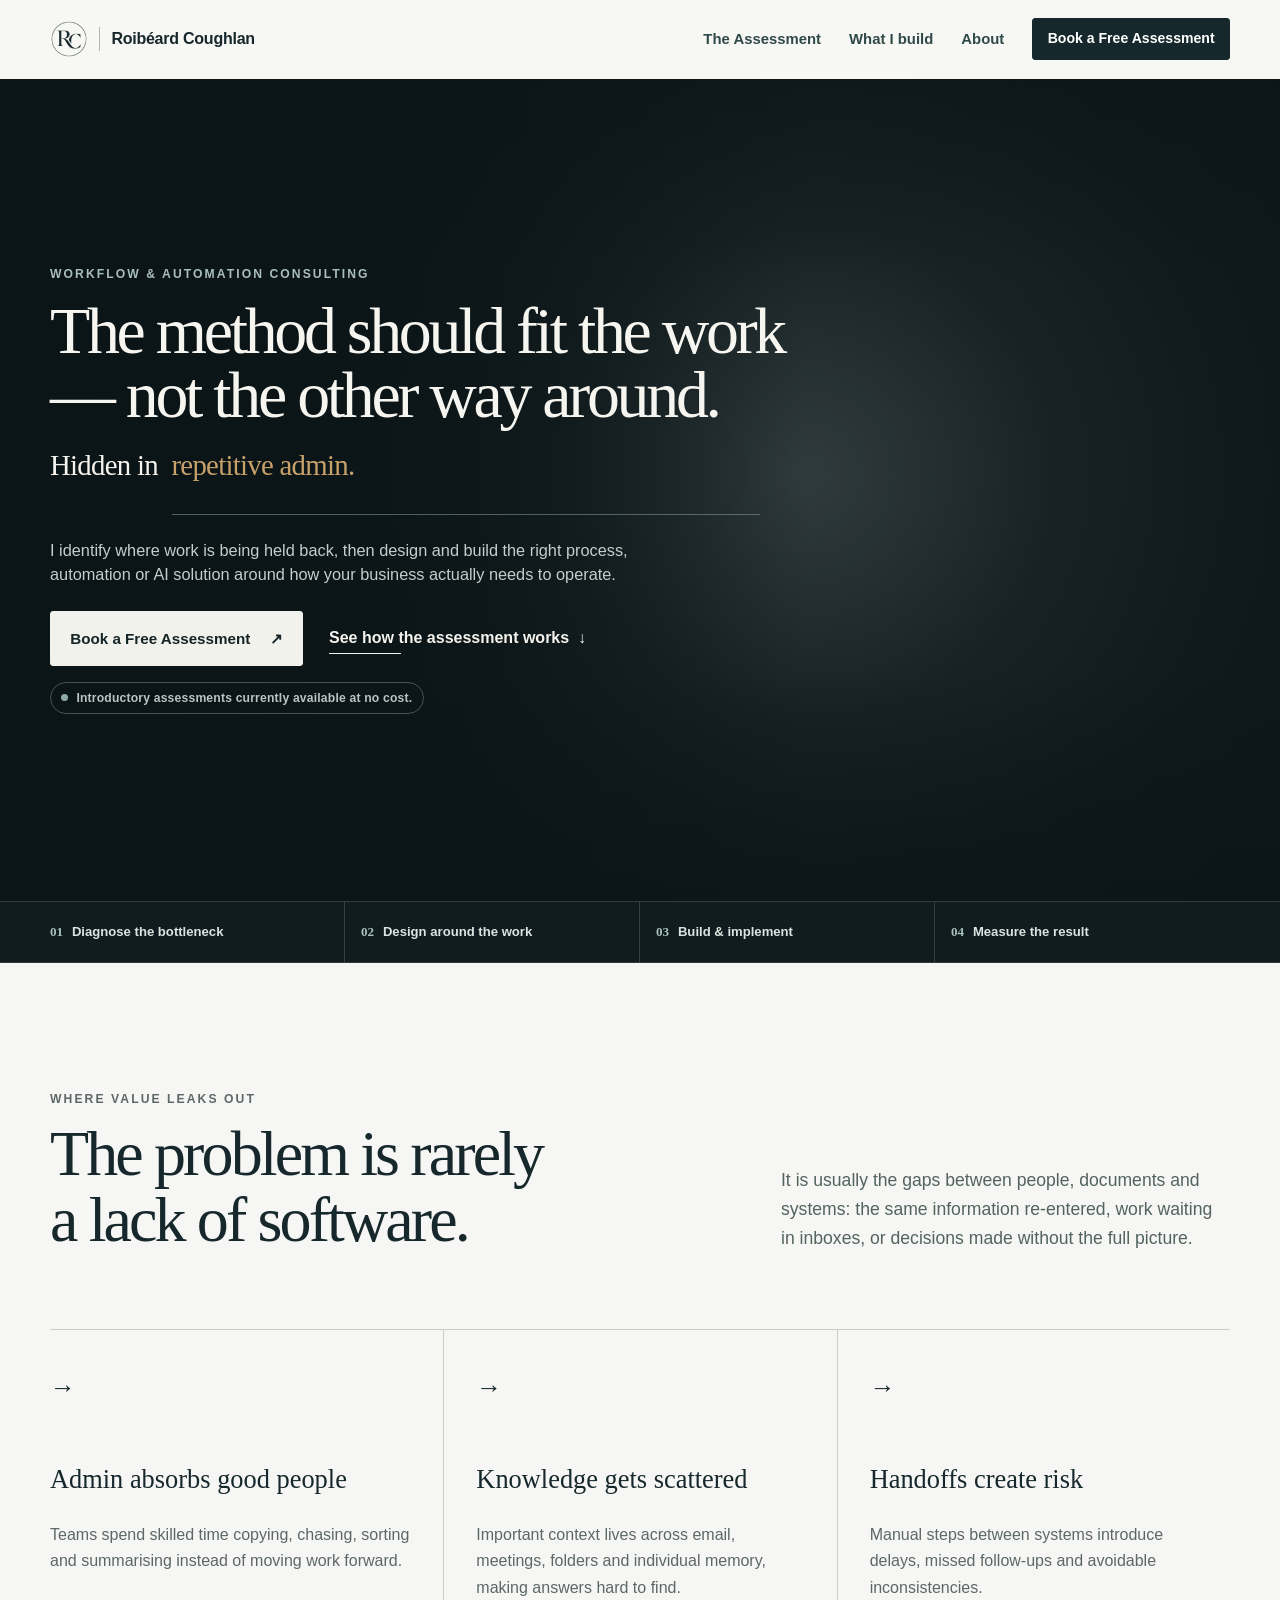
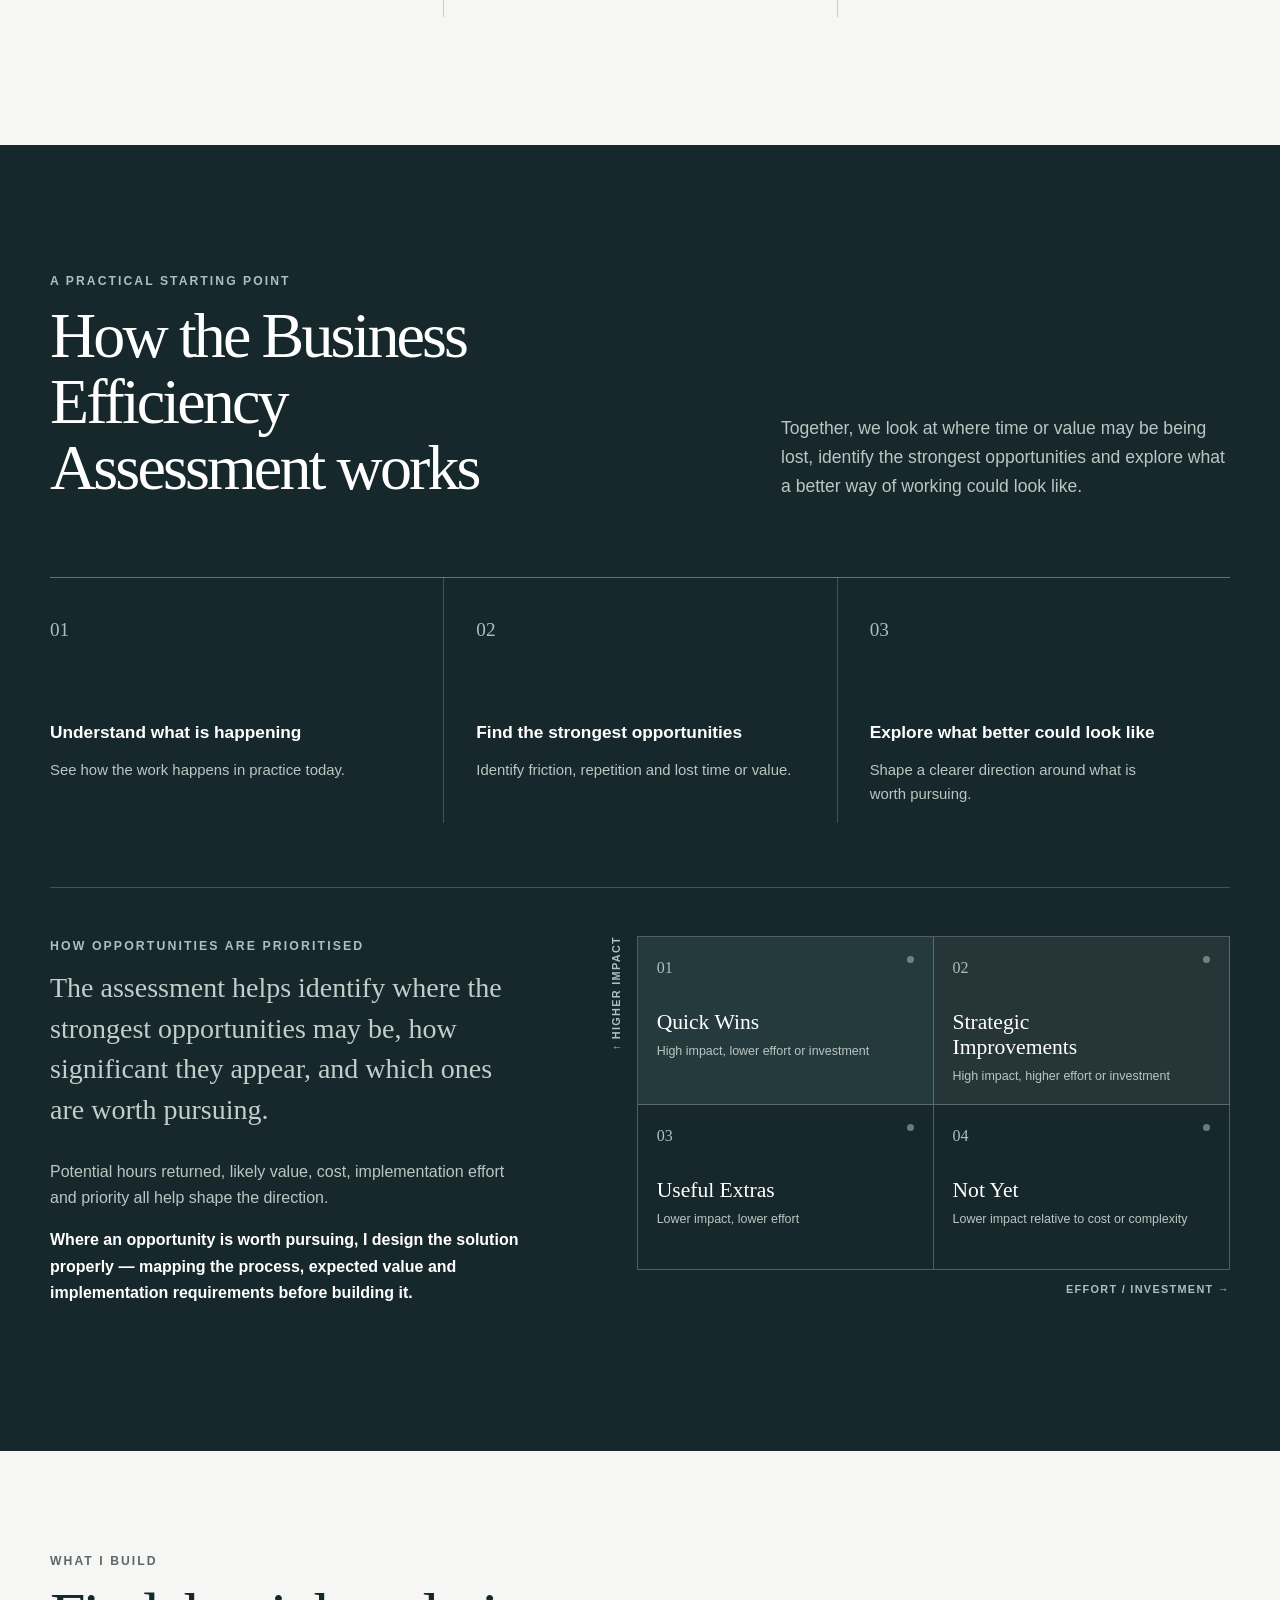
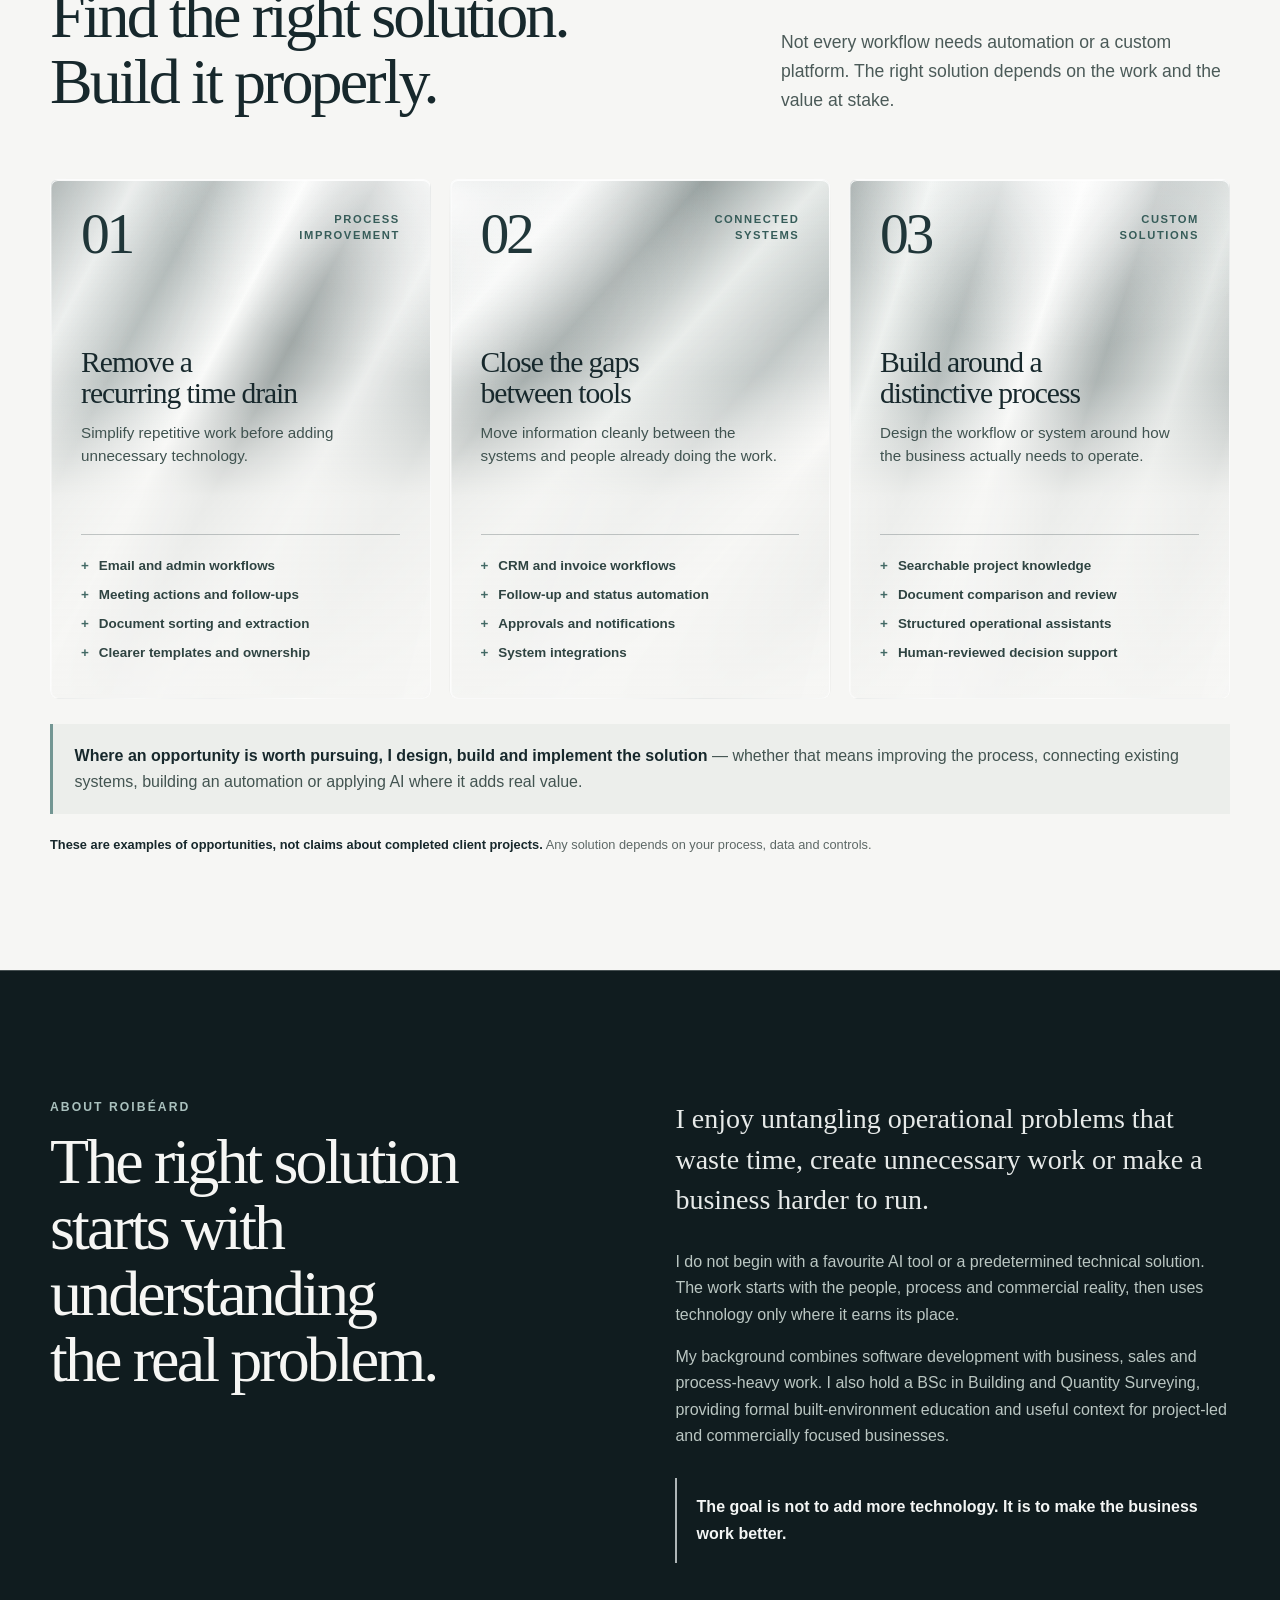
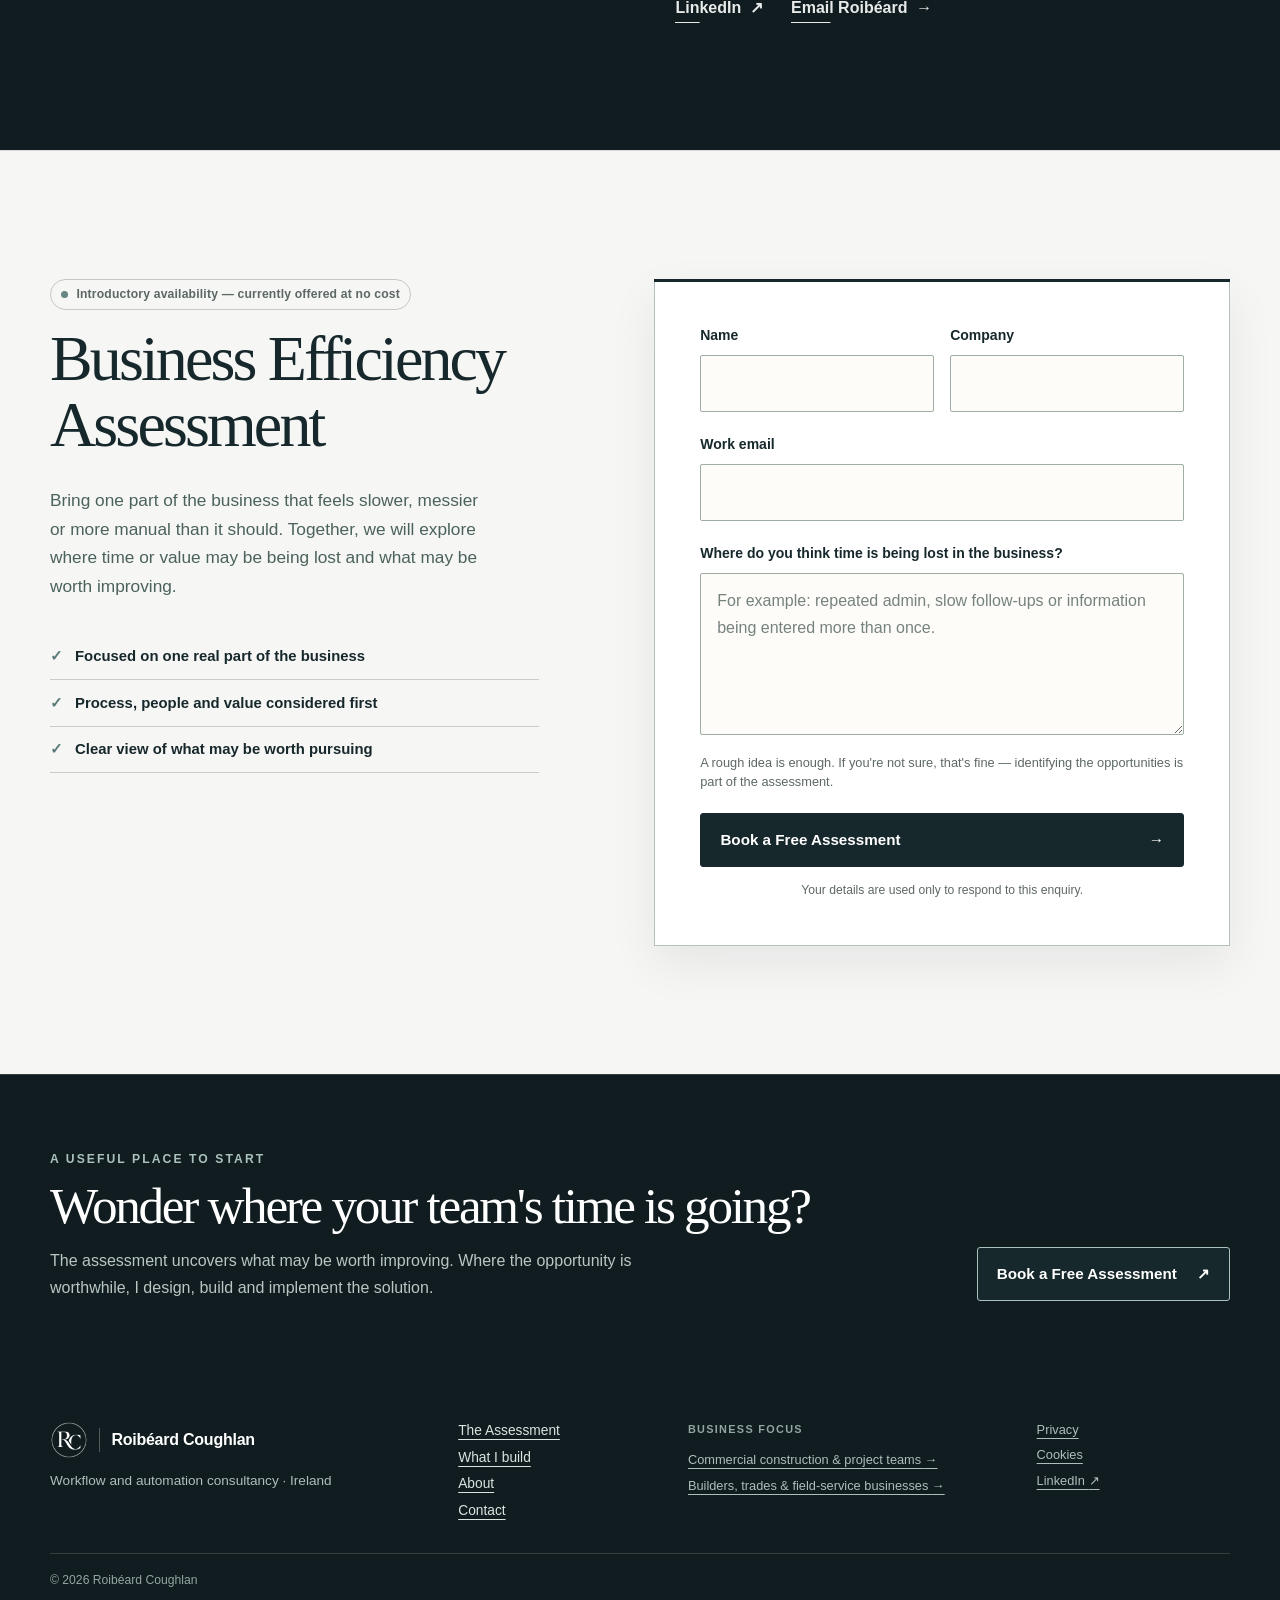
<file: index.html>
<!doctype html>
<html lang="en-IE">
<head>
  <meta charset="utf-8">
  <meta name="viewport" content="width=device-width, initial-scale=1">
  <title>Workflow &amp; Automation Consulting | Roibéard Coughlan</title>
  <meta name="description" content="Practical workflow and automation consulting for businesses in Ireland. Find repetitive work, slow handoffs and inefficient processes, then improve what matters.">
  <link rel="canonical" href="https://roibeardcoughlan.com/">
  <meta property="og:site_name" content="Roibéard Coughlan">
  <meta property="og:title" content="Workflow and automation consulting for better business operations">
  <meta property="og:description" content="Find the friction, improve the process and use technology where it genuinely adds value.">
  <meta property="og:url" content="https://roibeardcoughlan.com/">
  <meta property="og:type" content="website">
  <meta name="twitter:card" content="summary">
  <meta name="theme-color" content="#102a2c">
  <link rel="icon" href="/assets/images/favicon.svg" type="image/svg+xml">
  <link rel="icon" href="/assets/images/rc-monogram.png" type="image/png" sizes="32x32">
  <link rel="apple-touch-icon" href="/assets/images/rc-monogram.png">
  <link rel="stylesheet" href="/assets/css/styles.css">
  <script type="application/ld+json">
  {
    "@context": "https://schema.org",
    "@type": "Person",
    "name": "Roibéard Coughlan",
    "url": "https://roibeardcoughlan.com/",
    "email": "mailto:contact@roibeardcoughlan.com",
    "jobTitle": "Workflow and Automation Consultant",
    "areaServed": "Ireland",
    "sameAs": ["https://www.linkedin.com/in/roib%C3%A9ard-r-coughlan-06a202189/"]
  }
  </script>
</head>
<body class="home-page">
  <a class="skip-link" href="#main">Skip to main content</a>
  <header class="site-header" data-header>
    <div class="shell nav-wrap">
      <a class="brand" href="/" aria-label="Roibéard Coughlan, home"><span class="brand-mark" aria-hidden="true"><img src="/assets/images/rc-monogram.png" alt="" width="38" height="38"></span><span class="brand-name">Roibéard Coughlan</span></a>
      <button class="nav-toggle" type="button" aria-expanded="false" aria-controls="primary-nav" data-nav-toggle><span class="sr-only">Open navigation</span><span></span><span></span></button>
      <nav class="primary-nav" id="primary-nav" aria-label="Primary navigation" data-nav>
        <a href="#approach">The Assessment</a><a href="#opportunities">What I build</a><a href="#about">About</a><a class="button button-small" href="#book">Book a Free Assessment</a>
      </nav>
    </div>
  </header>

  <main id="main">
    <section class="hero home-hero" data-home-hero>
      <div class="hero-media" aria-hidden="true">
        <video class="hero-media-video" data-hero-video autoplay muted loop playsinline preload="auto">
          <source src="https://d8j0ntlcm91z4.cloudfront.net/user_38xzZboKViGWJOttwIXH07lWA1P/hf_20260514_135830_bb6491d1-9b66-4aec-9722-13b4dfe3fb46.mp4" type="video/mp4">
        </video>
        <span class="hero-media-vignette"></span>
      </div>
      <div class="shell hero-grid">
        <div class="hero-copy">
          <p class="eyebrow">Workflow &amp; Automation Consulting</p>
          <h1 class="hero-title"><span style="--word-index: 0">The</span><span style="--word-index: 1">method</span><span style="--word-index: 2">should</span><span style="--word-index: 3">fit</span><span style="--word-index: 4">the</span><span style="--word-index: 5">work</span><span style="--word-index: 6">—</span><span style="--word-index: 7">not</span><span style="--word-index: 8">the</span><span style="--word-index: 9">other</span><span style="--word-index: 10">way</span><span style="--word-index: 11">around.</span></h1>
          <p class="hero-rotation" aria-label="Hidden in repetitive admin, slow follow-ups, disconnected systems, manual handoffs, and work that’s simply become normal.">
            <span class="hero-rotation-label" aria-hidden="true">Hidden in</span>
            <span class="hero-rotation-window" aria-hidden="true"><span data-rotating-phrase data-phrases="repetitive admin.|slow follow-ups.|disconnected systems.|manual handoffs.|work that’s simply become normal.">repetitive admin.</span></span>
          </p>
          <p class="hero-lead">I identify where work is being held back, then design and build the right process, automation or AI solution around how your business actually needs to operate.</p>
          <div class="hero-actions"><a class="button" href="#book">Book a Free Assessment <span aria-hidden="true">↗</span></a><a class="text-link" href="#approach">See how the assessment works <span aria-hidden="true">↓</span></a></div>
          <p class="availability-badge hero-availability"><span aria-hidden="true"></span> Introductory assessments currently available at no cost.</p>
        </div>
      </div>
    </section>

    <section class="trust-strip" aria-label="Service principles"><div class="shell trust-grid"><p><span>01</span>Diagnose the bottleneck</p><p><span>02</span>Design around the work</p><p><span>03</span>Build &amp; implement</p><p><span>04</span>Measure the result</p></div></section>

    <section class="section problems" id="problems">
      <div class="shell split-heading"><div><p class="eyebrow">Where value leaks out</p><h2>The problem is rarely a lack of software.</h2></div><div class="section-intro"><p>It is usually the gaps between people, documents and systems: the same information re-entered, work waiting in inboxes, or decisions made without the full picture.</p></div></div>
      <div class="shell problem-grid">
        <article><span class="line-icon" aria-hidden="true">→</span><h3>Admin absorbs good people</h3><p>Teams spend skilled time copying, chasing, sorting and summarising instead of moving work forward.</p></article>
        <article><span class="line-icon" aria-hidden="true">→</span><h3>Knowledge gets scattered</h3><p>Important context lives across email, meetings, folders and individual memory, making answers hard to find.</p></article>
        <article><span class="line-icon" aria-hidden="true">→</span><h3>Handoffs create risk</h3><p>Manual steps between systems introduce delays, missed follow-ups and avoidable inconsistencies.</p></article>
      </div>
    </section>

    <section class="section dark-section" id="approach">
      <div class="shell">
        <div class="split-heading on-dark"><div><p class="eyebrow">A practical starting point</p><h2>How the Business Efficiency Assessment works</h2></div><div class="section-intro"><p>Together, we look at where time or value may be being lost, identify the strongest opportunities and explore what a better way of working could look like.</p></div></div>
        <ol class="process-grid">
          <li><span>01</span><h3>Understand what is happening</h3><p>See how the work happens in practice today.</p></li>
          <li><span>02</span><h3>Find the strongest opportunities</h3><p>Identify friction, repetition and lost time or value.</p></li>
          <li><span>03</span><h3>Explore what better could look like</h3><p>Shape a clearer direction around what is worth pursuing.</p></li>
        </ol>
        <div class="assessment-outcome">
          <div class="assessment-outcome-copy">
            <p class="card-kicker">How opportunities are prioritised</p>
            <p class="large-copy">The assessment helps identify where the strongest opportunities may be, how significant they appear, and which ones are worth pursuing.</p>
            <p>Potential hours returned, likely value, cost, implementation effort and priority all help shape the direction.</p>
            <p><strong>Where an opportunity is worth pursuing, I design the solution properly — mapping the process, expected value and implementation requirements before building it.</strong></p>
          </div>
          <div class="opportunity-map" role="group" aria-label="Impact and effort opportunity categories">
            <p class="map-axis map-axis-impact">Higher impact</p>
            <div class="map-grid">
              <article class="map-cell map-quick"><span>01</span><h3>Quick Wins</h3><p>High impact, lower effort or investment</p></article>
              <article class="map-cell map-strategic"><span>02</span><h3>Strategic Improvements</h3><p>High impact, higher effort or investment</p></article>
              <article class="map-cell map-useful"><span>03</span><h3>Useful Extras</h3><p>Lower impact, lower effort</p></article>
              <article class="map-cell map-not-yet"><span>04</span><h3>Not Yet</h3><p>Lower impact relative to cost or complexity</p></article>
            </div>
            <p class="map-axis map-axis-effort">Effort / investment</p>
          </div>
        </div>
      </div>
    </section>

    <section class="section what-i-build" id="opportunities">
      <div class="shell split-heading"><div><p class="eyebrow">What I build</p><h2>Find the right solution. Build it properly.</h2></div><div class="section-intro"><p>Not every workflow needs automation or a custom platform. The right solution depends on the work and the value at stake.</p></div></div>
      <div class="shell service-grid">
        <article><p class="service-number"><span class="service-index">01</span><span class="service-category">Process improvement</span></p><h3>Remove a recurring time drain</h3><p class="service-description">Simplify repetitive work before adding unnecessary technology.</p><ul><li>Email and admin workflows</li><li>Meeting actions and follow-ups</li><li>Document sorting and extraction</li><li>Clearer templates and ownership</li></ul></article>
        <article><p class="service-number"><span class="service-index">02</span><span class="service-category">Connected systems</span></p><h3>Close the gaps between tools</h3><p class="service-description">Move information cleanly between the systems and people already doing the work.</p><ul><li>CRM and invoice workflows</li><li>Follow-up and status automation</li><li>Approvals and notifications</li><li>System integrations</li></ul></article>
        <article><p class="service-number"><span class="service-index">03</span><span class="service-category">Custom solutions</span></p><h3>Build around a distinctive process</h3><p class="service-description">Design the workflow or system around how the business actually needs to operate.</p><ul><li>Searchable project knowledge</li><li>Document comparison and review</li><li>Structured operational assistants</li><li>Human-reviewed decision support</li></ul></article>
      </div>
      <p class="delivery-note shell"><strong>Where an opportunity is worth pursuing, I design, build and implement the solution</strong> — whether that means improving the process, connecting existing systems, building an automation or applying AI where it adds real value.</p>
      <p class="examples-note shell"><strong>These are examples of opportunities, not claims about completed client projects.</strong> Any solution depends on your process, data and controls.</p>
    </section>

    <section class="section about-section" id="about">
      <div class="shell about-grid about-text-only">
        <div class="about-heading"><p class="eyebrow">About Roibéard</p><h2>The right solution starts with understanding the real problem.</h2></div>
        <div class="about-copy"><p class="large-copy">I enjoy untangling operational problems that waste time, create unnecessary work or make a business harder to run.</p><p>I do not begin with a favourite AI tool or a predetermined technical solution. The work starts with the people, process and commercial reality, then uses technology only where it earns its place.</p><p>My background combines software development with business, sales and process-heavy work. I also hold a BSc in Building and Quantity Surveying, providing formal built-environment education and useful context for project-led and commercially focused businesses.</p><p class="about-principle">The goal is not to add more technology. It is to make the business work better.</p><div class="about-links"><a class="text-link" href="https://www.linkedin.com/in/roib%C3%A9ard-r-coughlan-06a202189/" target="_blank" rel="noopener noreferrer">LinkedIn <span aria-hidden="true">↗</span></a><a class="text-link" href="mailto:contact@roibeardcoughlan.com">Email Roibéard <span aria-hidden="true">→</span></a></div></div>
      </div>
    </section>

    <section class="section booking-section" id="book">
      <div class="shell booking-grid">
        <div class="booking-copy"><p class="availability-badge"><span aria-hidden="true"></span> Introductory availability — currently offered at no cost</p><h2>Business Efficiency Assessment</h2><p>Bring one part of the business that feels slower, messier or more manual than it should. Together, we will explore where time or value may be being lost and what may be worth improving.</p><ul class="check-list"><li>Focused on one real part of the business</li><li>Process, people and value considered first</li><li>Clear view of what may be worth pursuing</li></ul></div>
        <form class="audit-form" action="https://formsubmit.co/contact@roibeardcoughlan.com" method="POST">
          <input type="hidden" name="_subject" value="New Business Efficiency Assessment request"><input type="hidden" name="_captcha" value="false">
          <div class="field-row"><div class="field"><label for="name">Name</label><input id="name" name="name" type="text" autocomplete="name" required></div><div class="field"><label for="company">Company</label><input id="company" name="company" type="text" autocomplete="organization" required></div></div>
          <div class="field"><label for="email">Work email</label><input id="email" name="email" type="email" autocomplete="email" required></div>
          <div class="field"><label for="workflow">Where do you think time is being lost in the business?</label><textarea id="workflow" name="workflow" rows="5" placeholder="For example: repeated admin, slow follow-ups or information being entered more than once." aria-describedby="workflow-help" required></textarea><p class="field-help" id="workflow-help">A rough idea is enough. If you're not sure, that's fine — identifying the opportunities is part of the assessment.</p></div>
          <button class="button form-submit" type="submit">Book a Free Assessment <span aria-hidden="true">→</span></button><p class="form-note">Your details are used only to respond to this enquiry.</p>
        </form>
      </div>
    </section>
  </main>

  <section class="closing-cta" aria-labelledby="closing-cta-title">
    <div class="shell closing-cta-grid"><div><p class="eyebrow">A useful place to start</p><h2 id="closing-cta-title">Wonder where your team's time is going?</h2><p>The assessment uncovers what may be worth improving. Where the opportunity is worthwhile, I design, build and implement the solution.</p></div><a class="button" href="#book">Book a Free Assessment <span aria-hidden="true">↗</span></a></div>
  </section>

  <footer class="site-footer">
    <div class="shell footer-main">
      <div class="footer-identity"><a class="brand footer-brand" href="/"><span class="brand-mark" aria-hidden="true"><img src="/assets/images/rc-monogram.png" alt="" width="38" height="38"></span><span class="brand-name">Roibéard Coughlan</span></a><p>Workflow and automation consultancy · Ireland</p></div>
      <nav class="footer-group footer-primary" aria-label="Main footer navigation"><a href="#approach">The Assessment</a><a href="#opportunities">What I build</a><a href="#about">About</a><a href="mailto:contact@roibeardcoughlan.com">Contact</a></nav>
      <nav class="footer-group footer-audiences" aria-label="Business Focus"><p class="footer-label">Business Focus</p><a href="/construction/">Commercial construction &amp; project teams <span aria-hidden="true">→</span></a><a href="/trades/">Builders, trades &amp; field-service businesses <span aria-hidden="true">→</span></a></nav>
      <nav class="footer-group footer-utility" aria-label="Utility links"><a href="/privacy/">Privacy</a><a href="/cookies/">Cookies</a><a href="https://www.linkedin.com/in/roib%C3%A9ard-r-coughlan-06a202189/" target="_blank" rel="noopener noreferrer">LinkedIn <span aria-hidden="true">↗</span></a></nav>
    </div>
    <div class="shell footer-base"><p>© <span data-year>2026</span> Roibéard Coughlan</p></div>
  </footer>
  <script src="/assets/js/site.js" defer></script>
  <script>(function(){if(!window.chatbase||window.chatbase("getState")!=="initialized"){window.chatbase=(...arguments)=>{if(!window.chatbase.q){window.chatbase.q=[]}window.chatbase.q.push(arguments)};window.chatbase=new Proxy(window.chatbase,{get(target,prop){if(prop==="q"){return target.q}return(...args)=>target(prop,...args)}})}const onLoad=function(){const script=document.createElement("script");script.src="https://www.chatbase.co/embed.min.js";script.id="gBiyeGZamISg8_NqUosKC";script.domain="www.chatbase.co";document.body.appendChild(script)};if(document.readyState==="complete"){onLoad()}else{window.addEventListener("load",onLoad)}})();</script>
</body>
</html>
</file>
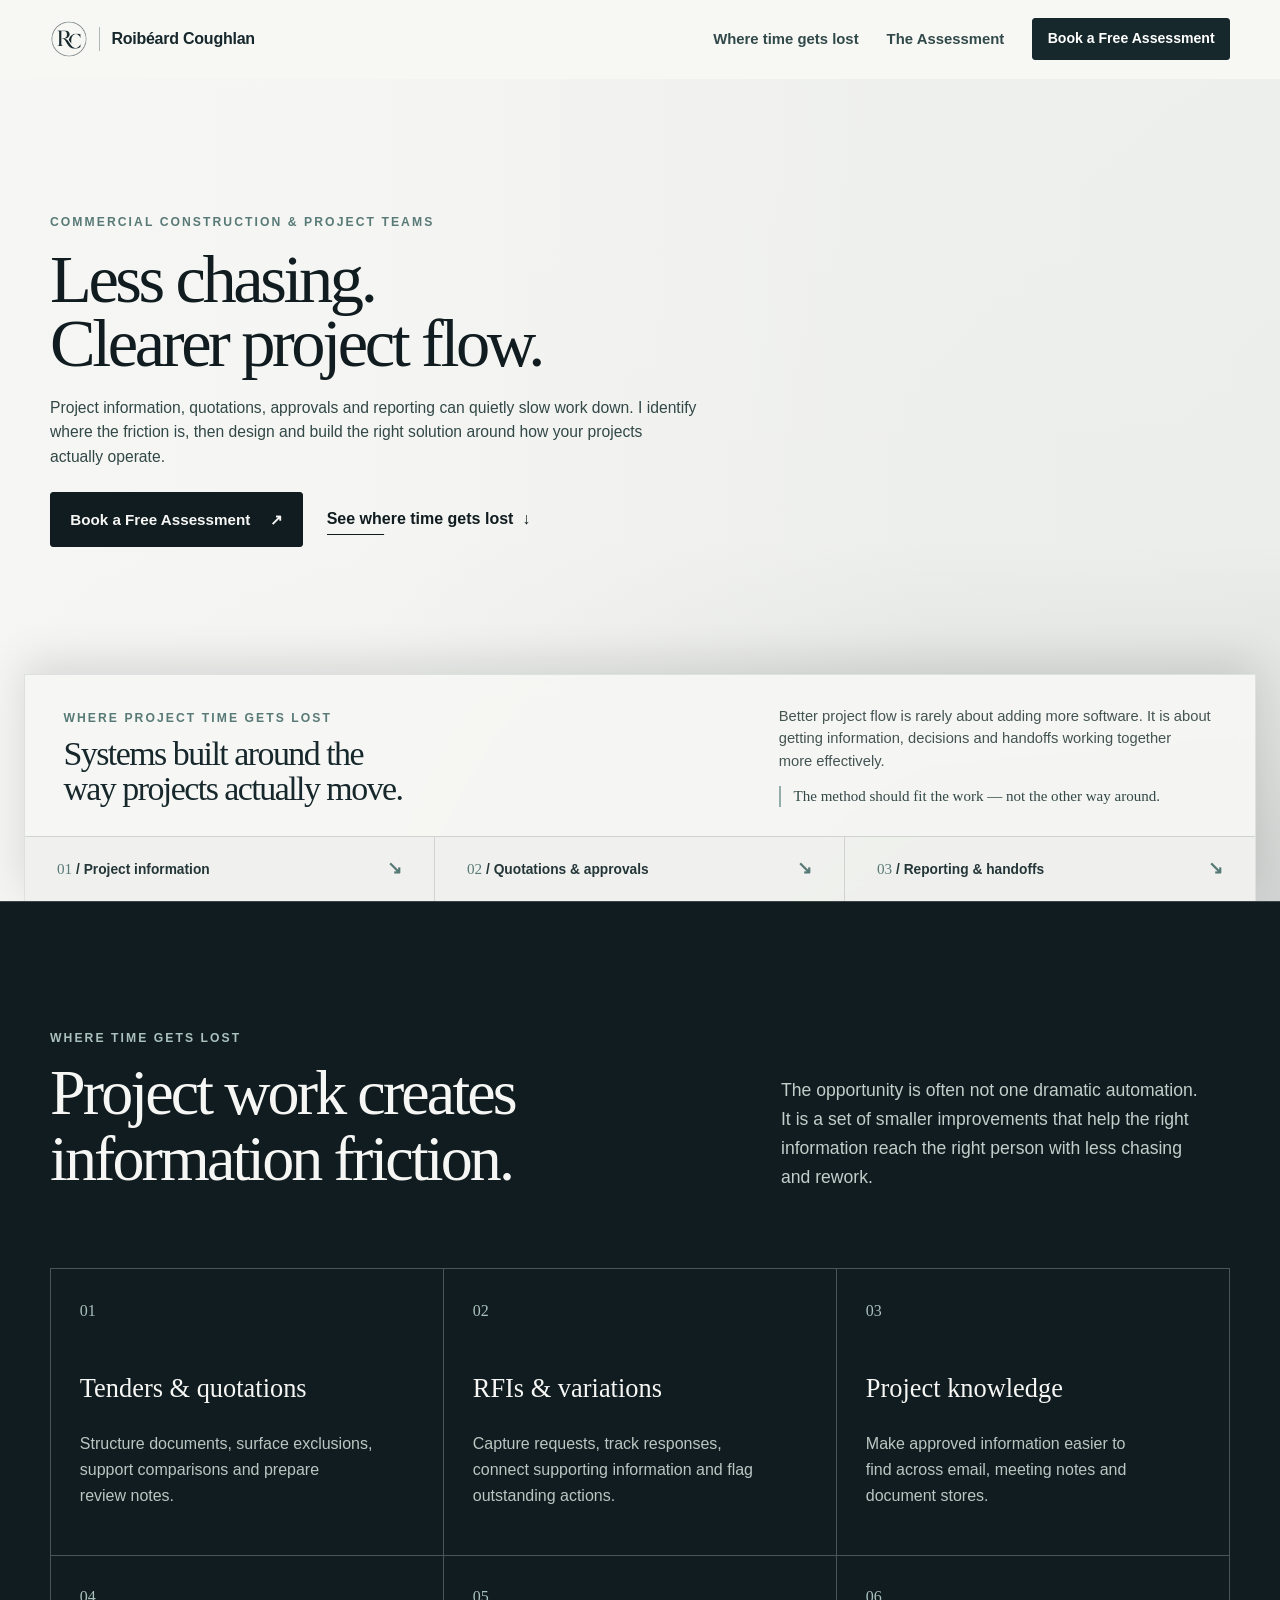
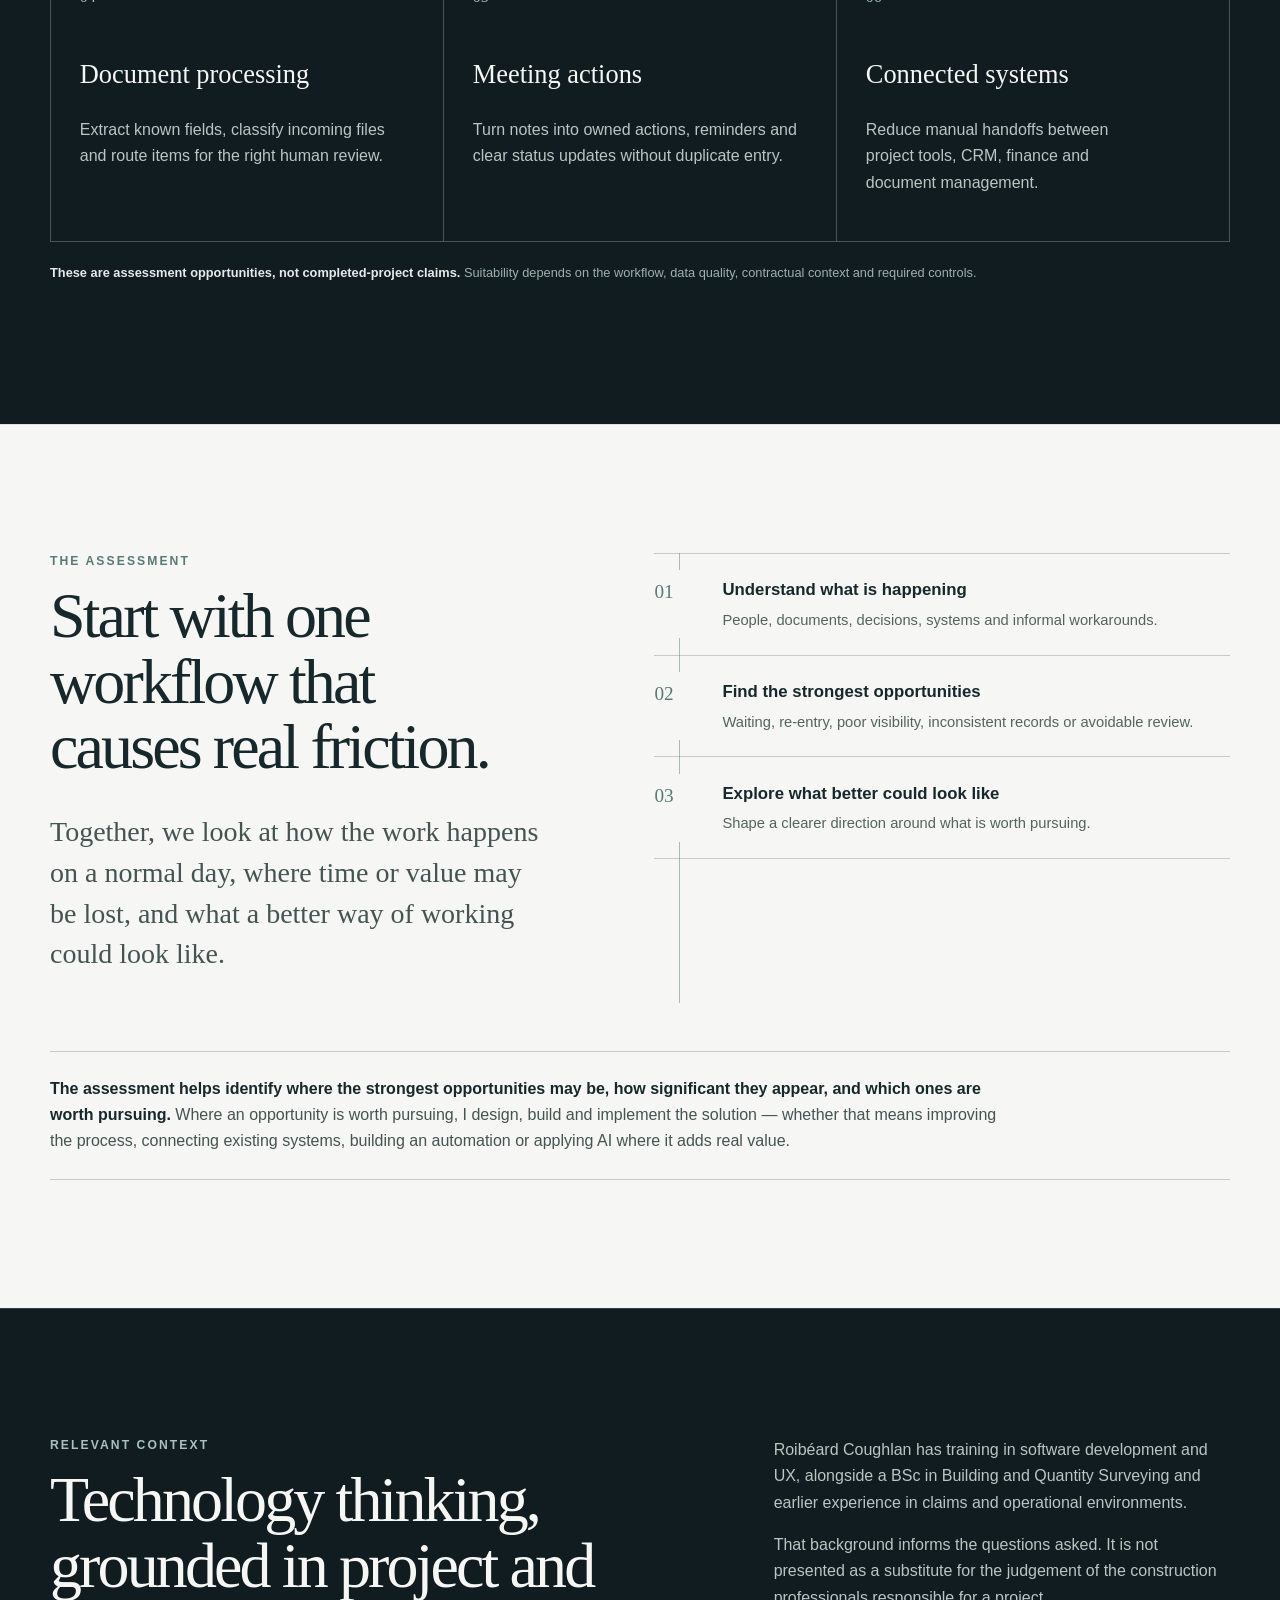
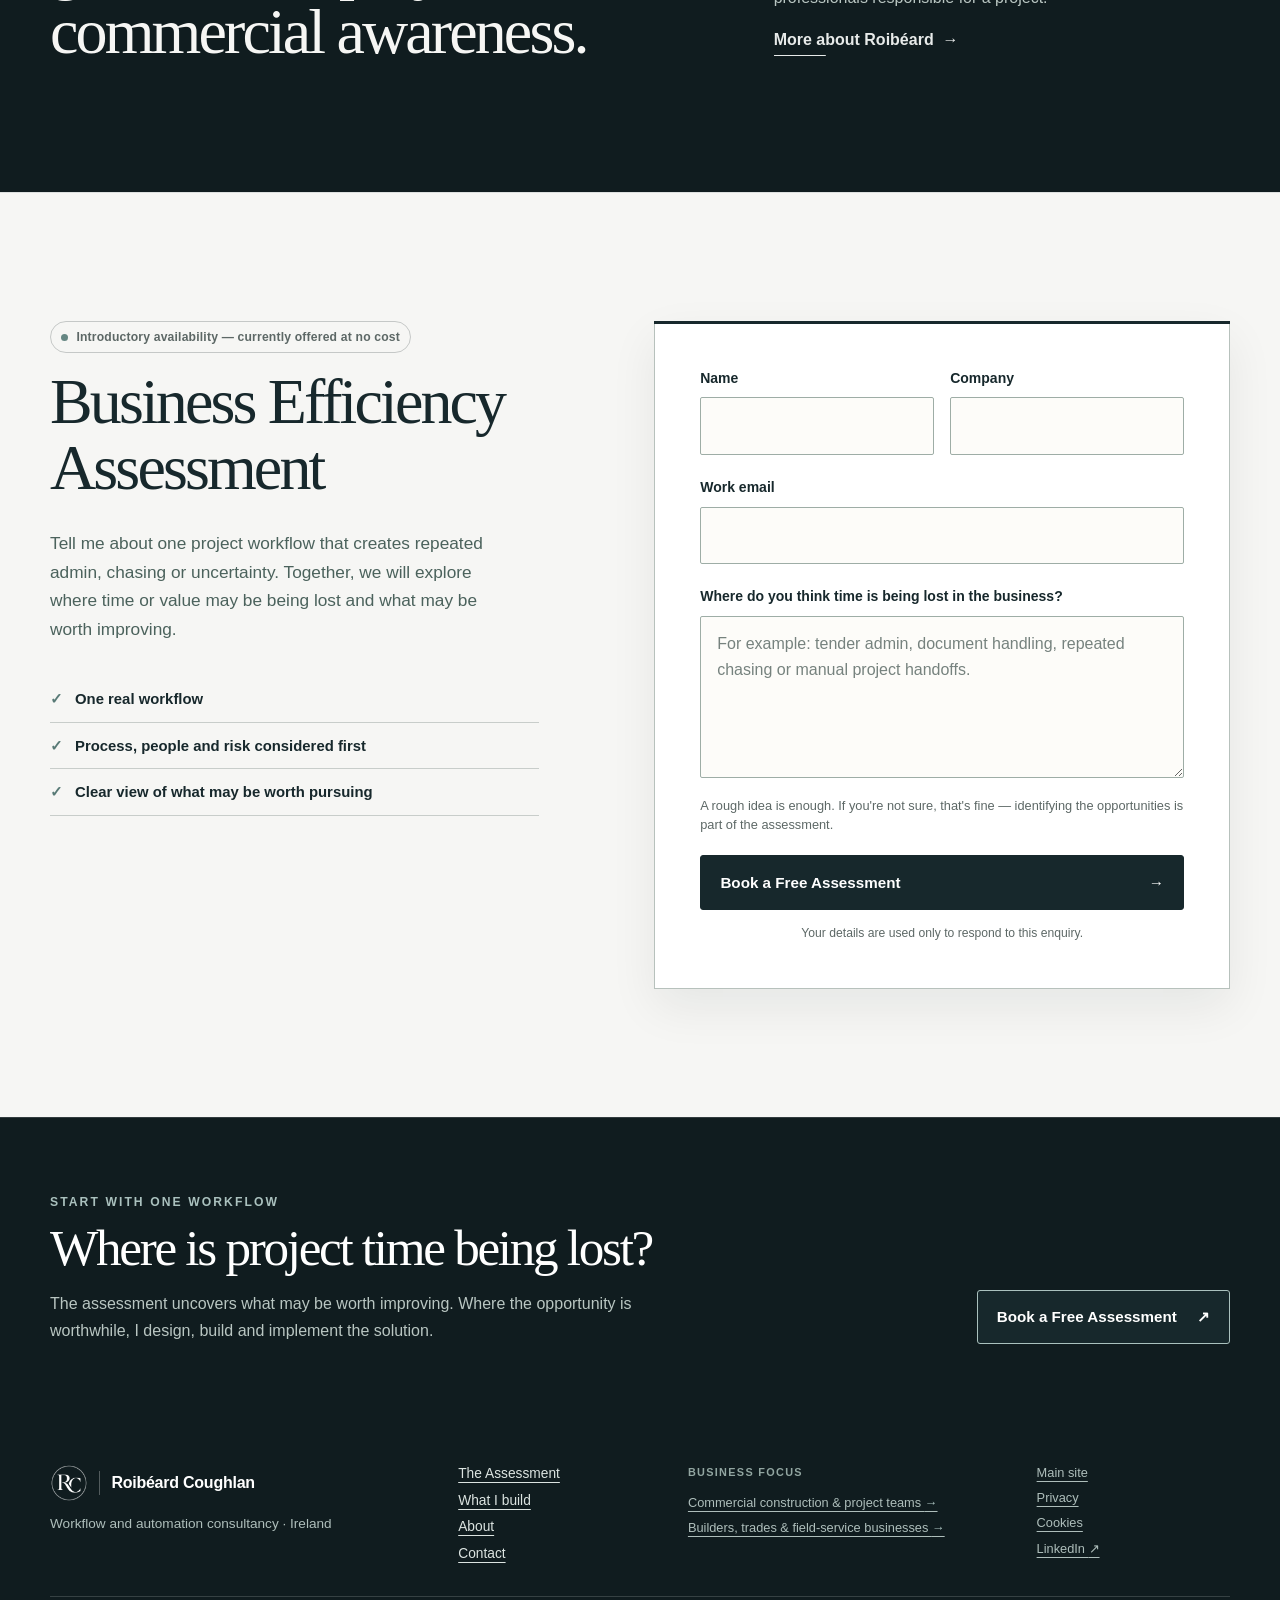
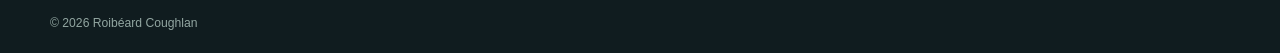
<file: construction/index.html>
<!doctype html>
<html lang="en-IE">
<head>
  <meta charset="utf-8">
  <meta name="viewport" content="width=device-width, initial-scale=1">
  <title>Business Efficiency Assessment for Construction | Roibéard Coughlan</title>
  <meta name="description" content="A practical business efficiency assessment for construction and project teams in Ireland, followed by solutions designed, built and implemented around worthwhile opportunities.">
  <link rel="canonical" href="https://roibeardcoughlan.com/construction/">
  <meta property="og:site_name" content="Roibéard Coughlan">
  <meta property="og:title" content="Business efficiency assessment for construction and project teams">
  <meta property="og:description" content="Find where project information workflows lose time or value, then design and build the right improvement.">
  <meta property="og:url" content="https://roibeardcoughlan.com/construction/">
  <meta property="og:type" content="website">
  <meta name="twitter:card" content="summary">
  <meta name="theme-color" content="#102a2c">
  <link rel="icon" href="/assets/images/favicon.svg" type="image/svg+xml">
  <link rel="icon" href="/assets/images/rc-monogram.png" type="image/png" sizes="32x32">
  <link rel="apple-touch-icon" href="/assets/images/rc-monogram.png">
  <link rel="stylesheet" href="/assets/css/styles.css">
</head>
<body class="construction-page">
  <a class="skip-link" href="#main">Skip to main content</a>
  <header class="site-header" data-header>
    <div class="shell nav-wrap">
      <a class="brand" href="/" aria-label="Roibéard Coughlan, home"><span class="brand-mark" aria-hidden="true"><img src="/assets/images/rc-monogram.png" alt="" width="38" height="38"></span><span class="brand-name">Roibéard Coughlan</span></a>
      <button class="nav-toggle" type="button" aria-expanded="false" aria-controls="primary-nav" data-nav-toggle><span class="sr-only">Open navigation</span><span></span><span></span></button>
      <nav class="primary-nav" id="primary-nav" aria-label="Primary navigation" data-nav><a href="#friction">Where time gets lost</a><a href="#audit">The Assessment</a><a class="button button-small" href="#book">Book a Free Assessment</a></nav>
    </div>
  </header>

  <main id="main">
    <section class="construction-hero" aria-labelledby="construction-hero-title">
      <div class="construction-hero-media" aria-hidden="true">
        <div class="construction-hero-media-stage">
          <video data-construction-hero-video muted playsinline preload="auto" crossorigin="anonymous">
            <source src="https://d8j0ntlcm91z4.cloudfront.net/user_38xzZboKViGWJOttwIXH07lWA1P/hf_20260715_090628_7052d8a6-a094-4341-a4a2-ad58493a67a9.mp4" type="video/mp4">
          </video>
          <canvas data-construction-hero-canvas></canvas>
        </div>
        <span class="construction-hero-overlay"></span>
      </div>

      <div class="construction-hero-main">
        <div class="shell construction-hero-copy">
          <p class="eyebrow construction-hero-eyebrow">Commercial construction &amp; project teams</p>
          <h1 id="construction-hero-title" class="construction-hero-title">
            <span class="construction-title-line" style="--line-index: 0">Less chasing.</span>
            <span class="construction-title-line" style="--line-index: 1">Clearer project flow.</span>
          </h1>
          <p class="construction-hero-lead">Project information, quotations, approvals and reporting can quietly slow work down. I identify where the friction is, then design and build the right solution around how your projects actually operate.</p>
          <div class="construction-hero-actions">
            <a class="button" href="#book">Book a Free Assessment <span aria-hidden="true">↗</span></a>
            <a class="text-link" href="#friction">See where time gets lost <span aria-hidden="true">↓</span></a>
          </div>
        </div>
      </div>

      <div class="shell construction-hero-panel">
        <div class="construction-panel-intro">
          <div>
            <p class="eyebrow">Where project time gets lost</p>
            <h2>Systems built around the way projects actually move.</h2>
          </div>
          <div class="construction-panel-copy">
            <p>Better project flow is rarely about adding more software. It is about getting information, decisions and handoffs working together more effectively.</p>
            <p class="construction-panel-principle">The method should fit the work — not the other way around.</p>
          </div>
        </div>
        <nav class="construction-panel-links" aria-label="Project workflow opportunities">
          <a href="#friction"><span><b>01</b> / Project information</span><span aria-hidden="true">↘</span></a>
          <a href="#friction"><span><b>02</b> / Quotations &amp; approvals</span><span aria-hidden="true">↘</span></a>
          <a href="#friction"><span><b>03</b> / Reporting &amp; handoffs</span><span aria-hidden="true">↘</span></a>
        </nav>
      </div>
    </section>

    <section class="section" id="friction">
      <div class="shell split-heading"><div><p class="eyebrow">Where time gets lost</p><h2>Project work creates information friction.</h2></div><div class="section-intro"><p>The opportunity is often not one dramatic automation. It is a set of smaller improvements that help the right information reach the right person with less chasing and rework.</p></div></div>
      <div class="shell opportunity-grid">
        <article><span>01</span><h3>Tenders &amp; quotations</h3><p>Structure documents, surface exclusions, support comparisons and prepare review notes.</p></article>
        <article><span>02</span><h3>RFIs &amp; variations</h3><p>Capture requests, track responses, connect supporting information and flag outstanding actions.</p></article>
        <article><span>03</span><h3>Project knowledge</h3><p>Make approved information easier to find across email, meeting notes and document stores.</p></article>
        <article><span>04</span><h3>Document processing</h3><p>Extract known fields, classify incoming files and route items for the right human review.</p></article>
        <article><span>05</span><h3>Meeting actions</h3><p>Turn notes into owned actions, reminders and clear status updates without duplicate entry.</p></article>
        <article><span>06</span><h3>Connected systems</h3><p>Reduce manual handoffs between project tools, CRM, finance and document management.</p></article>
      </div>
      <p class="examples-note shell"><strong>These are assessment opportunities, not completed-project claims.</strong> Suitability depends on the workflow, data quality, contractual context and required controls.</p>
    </section>

    <section class="section dark-section" id="audit">
      <div class="shell construction-audit-grid">
        <div><p class="eyebrow">The assessment</p><h2>Start with one workflow that causes real friction.</h2><p class="large-copy">Together, we look at how the work happens on a normal day, where time or value may be lost, and what a better way of working could look like.</p></div>
        <ol class="audit-detail-list">
          <li><span>01</span><div><h3>Understand what is happening</h3><p>People, documents, decisions, systems and informal workarounds.</p></div></li>
          <li><span>02</span><div><h3>Find the strongest opportunities</h3><p>Waiting, re-entry, poor visibility, inconsistent records or avoidable review.</p></div></li>
          <li><span>03</span><div><h3>Explore what better could look like</h3><p>Shape a clearer direction around what is worth pursuing.</p></div></li>
        </ol>
      </div>
      <div class="shell implementation-statement"><p><strong>The assessment helps identify where the strongest opportunities may be, how significant they appear, and which ones are worth pursuing.</strong> Where an opportunity is worth pursuing, I design, build and implement the solution — whether that means improving the process, connecting existing systems, building an automation or applying AI where it adds real value.</p></div>
    </section>

    <section class="section about-compact"><div class="shell about-compact-grid"><div><p class="eyebrow">Relevant context</p><h2>Technology thinking, grounded in project and commercial awareness.</h2></div><div><p>Roibéard Coughlan has training in software development and UX, alongside a BSc in Building and Quantity Surveying and earlier experience in claims and operational environments.</p><p>That background informs the questions asked. It is not presented as a substitute for the judgement of the construction professionals responsible for a project.</p><a class="text-link" href="/#about">More about Roibéard <span aria-hidden="true">→</span></a></div></div></section>

    <section class="section booking-section" id="book">
      <div class="shell booking-grid">
        <div class="booking-copy"><p class="availability-badge"><span aria-hidden="true"></span> Introductory availability — currently offered at no cost</p><h2>Business Efficiency Assessment</h2><p>Tell me about one project workflow that creates repeated admin, chasing or uncertainty. Together, we will explore where time or value may be being lost and what may be worth improving.</p><ul class="check-list"><li>One real workflow</li><li>Process, people and risk considered first</li><li>Clear view of what may be worth pursuing</li></ul></div>
        <form class="audit-form" action="https://formsubmit.co/contact@roibeardcoughlan.com" method="POST">
          <input type="hidden" name="_subject" value="New construction Business Efficiency Assessment request"><input type="hidden" name="_captcha" value="false"><input type="hidden" name="sector" value="Construction / project-led">
          <div class="field-row"><div class="field"><label for="name">Name</label><input id="name" name="name" type="text" autocomplete="name" required></div><div class="field"><label for="company">Company</label><input id="company" name="company" type="text" autocomplete="organization" required></div></div>
          <div class="field"><label for="email">Work email</label><input id="email" name="email" type="email" autocomplete="email" required></div>
          <div class="field"><label for="workflow">Where do you think time is being lost in the business?</label><textarea id="workflow" name="workflow" rows="5" placeholder="For example: tender admin, document handling, repeated chasing or manual project handoffs." aria-describedby="workflow-help" required></textarea><p class="field-help" id="workflow-help">A rough idea is enough. If you're not sure, that's fine — identifying the opportunities is part of the assessment.</p></div>
          <button class="button form-submit" type="submit">Book a Free Assessment <span aria-hidden="true">→</span></button><p class="form-note">Your details are used only to respond to this enquiry.</p>
        </form>
      </div>
    </section>
  </main>

  <section class="closing-cta" aria-labelledby="construction-closing-title">
    <div class="shell closing-cta-grid"><div><p class="eyebrow">Start with one workflow</p><h2 id="construction-closing-title">Where is project time being lost?</h2><p>The assessment uncovers what may be worth improving. Where the opportunity is worthwhile, I design, build and implement the solution.</p></div><a class="button" href="#book">Book a Free Assessment <span aria-hidden="true">↗</span></a></div>
  </section>

  <footer class="site-footer">
    <div class="shell footer-main">
      <div class="footer-identity"><a class="brand footer-brand" href="/"><span class="brand-mark" aria-hidden="true"><img src="/assets/images/rc-monogram.png" alt="" width="38" height="38"></span><span class="brand-name">Roibéard Coughlan</span></a><p>Workflow and automation consultancy · Ireland</p></div>
      <nav class="footer-group footer-primary" aria-label="Main footer navigation"><a href="#audit">The Assessment</a><a href="/#opportunities">What I build</a><a href="/#about">About</a><a href="mailto:contact@roibeardcoughlan.com">Contact</a></nav>
      <nav class="footer-group footer-audiences" aria-label="Business Focus"><p class="footer-label">Business Focus</p><a href="/construction/" aria-current="page">Commercial construction &amp; project teams <span aria-hidden="true">→</span></a><a href="/trades/">Builders, trades &amp; field-service businesses <span aria-hidden="true">→</span></a></nav>
      <nav class="footer-group footer-utility" aria-label="Utility links"><a href="/">Main site</a><a href="/privacy/">Privacy</a><a href="/cookies/">Cookies</a><a href="https://www.linkedin.com/in/roib%C3%A9ard-r-coughlan-06a202189/" target="_blank" rel="noopener noreferrer">LinkedIn <span aria-hidden="true">↗</span></a></nav>
    </div>
    <div class="shell footer-base"><p>© <span data-year>2026</span> Roibéard Coughlan</p></div>
  </footer>
  <script src="/assets/js/site.js" defer></script>
  <script>(function(){if(!window.chatbase||window.chatbase("getState")!=="initialized"){window.chatbase=(...arguments)=>{if(!window.chatbase.q){window.chatbase.q=[]}window.chatbase.q.push(arguments)};window.chatbase=new Proxy(window.chatbase,{get(target,prop){if(prop==="q"){return target.q}return(...args)=>target(prop,...args)}})}const onLoad=function(){const script=document.createElement("script");script.src="https://www.chatbase.co/embed.min.js";script.id="gBiyeGZamISg8_NqUosKC";script.domain="www.chatbase.co";document.body.appendChild(script)};if(document.readyState==="complete"){onLoad()}else{window.addEventListener("load",onLoad)}})();</script>
</body>
</html>
</file>
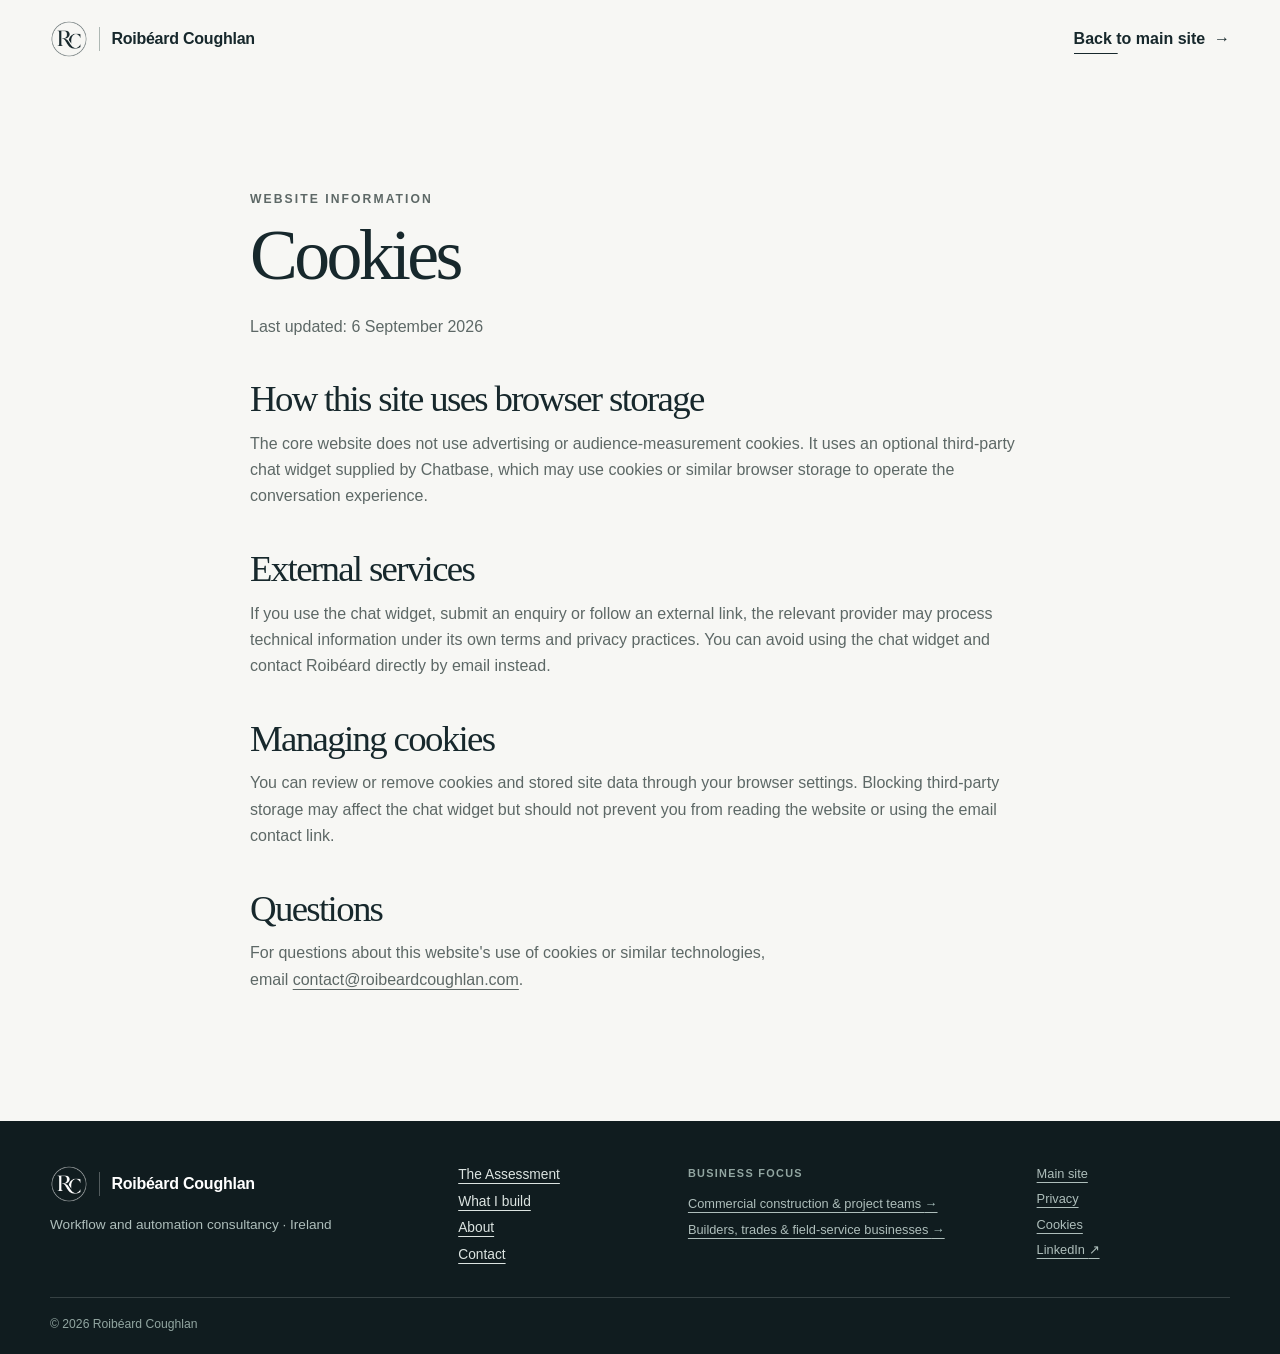
<file: cookies/index.html>
<!doctype html>
<html lang="en-IE">
<head>
  <meta charset="utf-8">
  <meta name="viewport" content="width=device-width, initial-scale=1">
  <title>Cookies | Roibéard Coughlan</title>
  <meta name="description" content="Cookie and site-storage information for the Roibéard Coughlan consultancy website.">
  <link rel="canonical" href="https://roibeardcoughlan.com/cookies/">
  <meta name="theme-color" content="#102a2c">
  <link rel="icon" href="/assets/images/favicon.svg" type="image/svg+xml">
  <link rel="icon" href="/assets/images/rc-monogram.png" type="image/png" sizes="32x32">
  <link rel="apple-touch-icon" href="/assets/images/rc-monogram.png">
  <link rel="stylesheet" href="/assets/css/styles.css">
</head>
<body>
  <a class="skip-link" href="#main">Skip to main content</a>
  <header class="site-header" data-header><div class="shell nav-wrap"><a class="brand" href="/" aria-label="Roibéard Coughlan, home"><span class="brand-mark" aria-hidden="true"><img src="/assets/images/rc-monogram.png" alt="" width="38" height="38"></span><span class="brand-name">Roibéard Coughlan</span></a><a class="text-link" href="/">Back to main site <span aria-hidden="true">→</span></a></div></header>
  <main class="utility-main" id="main">
    <article class="shell utility-copy">
      <p class="eyebrow">Website information</p>
      <h1>Cookies</h1>
      <p>Last updated: 6 September 2026</p>
      <h2>How this site uses browser storage</h2>
      <p>The core website does not use advertising or audience-measurement cookies. It uses an optional third-party chat widget supplied by Chatbase, which may use cookies or similar browser storage to operate the conversation experience.</p>
      <h2>External services</h2>
      <p>If you use the chat widget, submit an enquiry or follow an external link, the relevant provider may process technical information under its own terms and privacy practices. You can avoid using the chat widget and contact Roibéard directly by email instead.</p>
      <h2>Managing cookies</h2>
      <p>You can review or remove cookies and stored site data through your browser settings. Blocking third-party storage may affect the chat widget but should not prevent you from reading the website or using the email contact link.</p>
      <h2>Questions</h2>
      <p>For questions about this website's use of cookies or similar technologies, email <a href="mailto:contact@roibeardcoughlan.com">contact@roibeardcoughlan.com</a>.</p>
    </article>
  </main>
  <footer class="site-footer">
    <div class="shell footer-main">
      <div class="footer-identity"><a class="brand footer-brand" href="/"><span class="brand-mark" aria-hidden="true"><img src="/assets/images/rc-monogram.png" alt="" width="38" height="38"></span><span class="brand-name">Roibéard Coughlan</span></a><p>Workflow and automation consultancy · Ireland</p></div>
      <nav class="footer-group footer-primary" aria-label="Main footer navigation"><a href="/#approach">The Assessment</a><a href="/#opportunities">What I build</a><a href="/#about">About</a><a href="mailto:contact@roibeardcoughlan.com">Contact</a></nav>
      <nav class="footer-group footer-audiences" aria-label="Business Focus"><p class="footer-label">Business Focus</p><a href="/construction/">Commercial construction &amp; project teams <span aria-hidden="true">→</span></a><a href="/trades/">Builders, trades &amp; field-service businesses <span aria-hidden="true">→</span></a></nav>
      <nav class="footer-group footer-utility" aria-label="Utility links"><a href="/">Main site</a><a href="/privacy/">Privacy</a><a href="/cookies/" aria-current="page">Cookies</a><a href="https://www.linkedin.com/in/roib%C3%A9ard-r-coughlan-06a202189/" target="_blank" rel="noopener noreferrer">LinkedIn <span aria-hidden="true">↗</span></a></nav>
    </div>
    <div class="shell footer-base"><p>© <span data-year>2026</span> Roibéard Coughlan</p></div>
  </footer>
  <script src="/assets/js/site.js" defer></script>
</body>
</html>
</file>
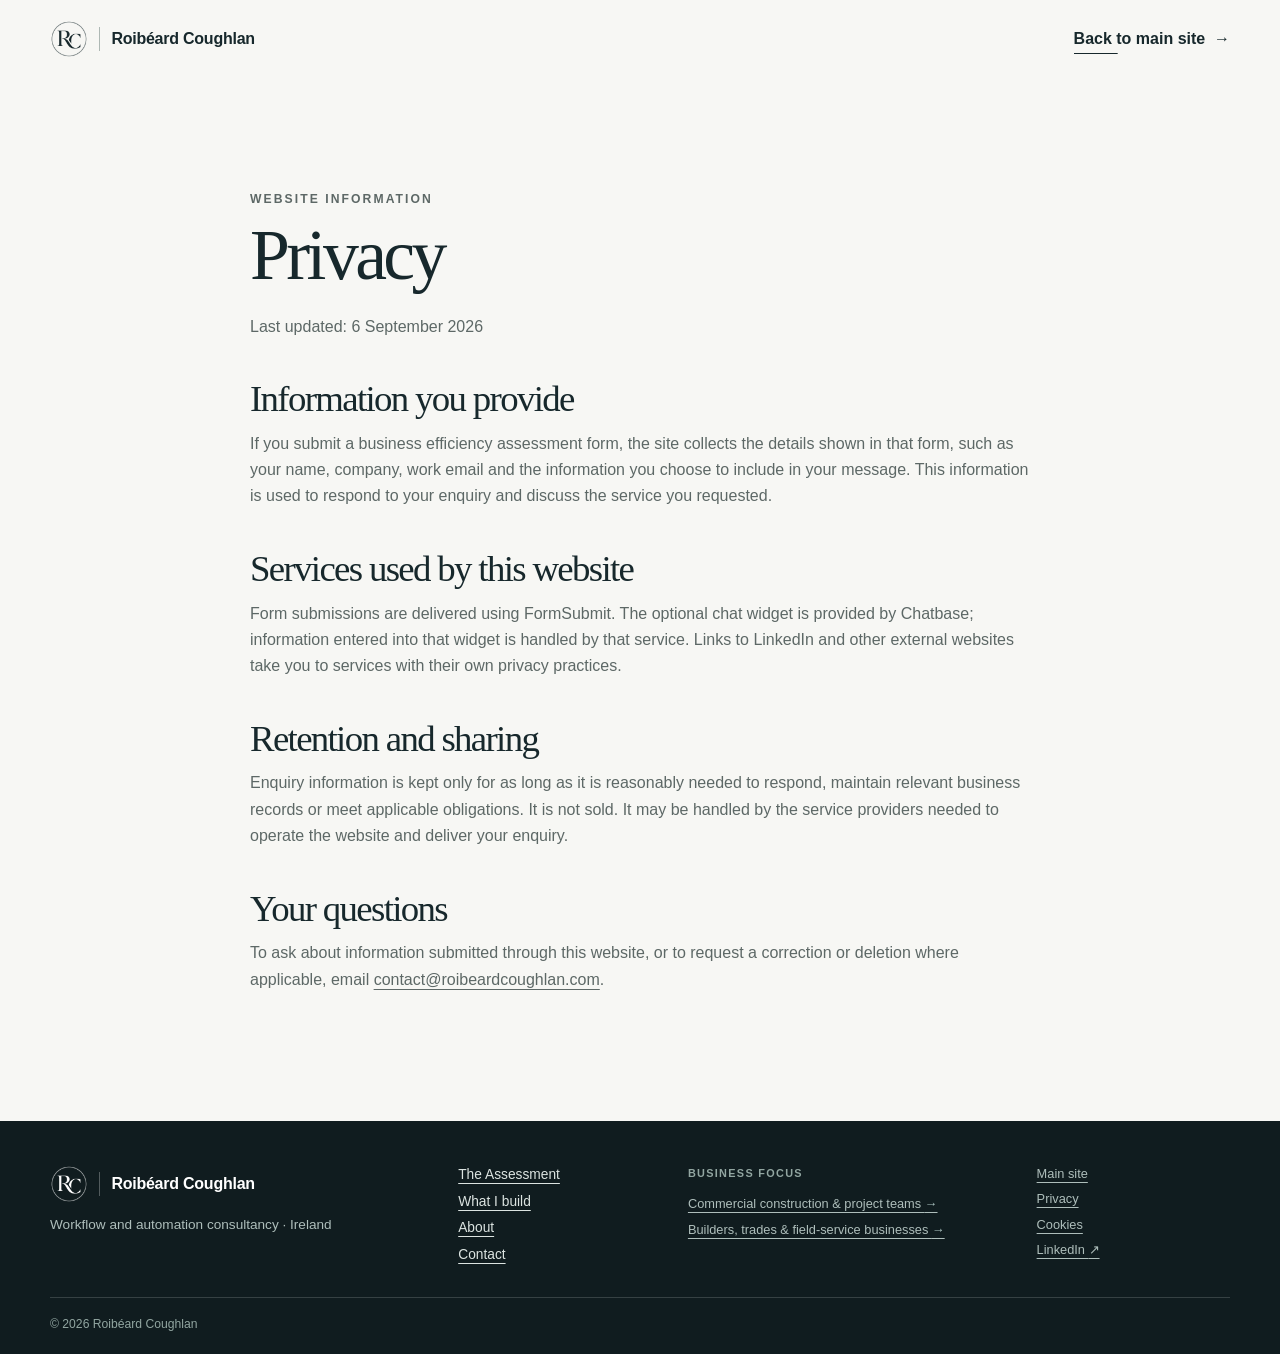
<file: privacy/index.html>
<!doctype html>
<html lang="en-IE">
<head>
  <meta charset="utf-8">
  <meta name="viewport" content="width=device-width, initial-scale=1">
  <title>Privacy | Roibéard Coughlan</title>
  <meta name="description" content="Privacy information for the Roibéard Coughlan consultancy website.">
  <link rel="canonical" href="https://roibeardcoughlan.com/privacy/">
  <meta name="theme-color" content="#102a2c">
  <link rel="icon" href="/assets/images/favicon.svg" type="image/svg+xml">
  <link rel="icon" href="/assets/images/rc-monogram.png" type="image/png" sizes="32x32">
  <link rel="apple-touch-icon" href="/assets/images/rc-monogram.png">
  <link rel="stylesheet" href="/assets/css/styles.css">
</head>
<body>
  <a class="skip-link" href="#main">Skip to main content</a>
  <header class="site-header" data-header><div class="shell nav-wrap"><a class="brand" href="/" aria-label="Roibéard Coughlan, home"><span class="brand-mark" aria-hidden="true"><img src="/assets/images/rc-monogram.png" alt="" width="38" height="38"></span><span class="brand-name">Roibéard Coughlan</span></a><a class="text-link" href="/">Back to main site <span aria-hidden="true">→</span></a></div></header>
  <main class="utility-main" id="main">
    <article class="shell utility-copy">
      <p class="eyebrow">Website information</p>
      <h1>Privacy</h1>
      <p>Last updated: 6 September 2026</p>
      <h2>Information you provide</h2>
      <p>If you submit a business efficiency assessment form, the site collects the details shown in that form, such as your name, company, work email and the information you choose to include in your message. This information is used to respond to your enquiry and discuss the service you requested.</p>
      <h2>Services used by this website</h2>
      <p>Form submissions are delivered using FormSubmit. The optional chat widget is provided by Chatbase; information entered into that widget is handled by that service. Links to LinkedIn and other external websites take you to services with their own privacy practices.</p>
      <h2>Retention and sharing</h2>
      <p>Enquiry information is kept only for as long as it is reasonably needed to respond, maintain relevant business records or meet applicable obligations. It is not sold. It may be handled by the service providers needed to operate the website and deliver your enquiry.</p>
      <h2>Your questions</h2>
      <p>To ask about information submitted through this website, or to request a correction or deletion where applicable, email <a href="mailto:contact@roibeardcoughlan.com">contact@roibeardcoughlan.com</a>.</p>
    </article>
  </main>
  <footer class="site-footer">
    <div class="shell footer-main">
      <div class="footer-identity"><a class="brand footer-brand" href="/"><span class="brand-mark" aria-hidden="true"><img src="/assets/images/rc-monogram.png" alt="" width="38" height="38"></span><span class="brand-name">Roibéard Coughlan</span></a><p>Workflow and automation consultancy · Ireland</p></div>
      <nav class="footer-group footer-primary" aria-label="Main footer navigation"><a href="/#approach">The Assessment</a><a href="/#opportunities">What I build</a><a href="/#about">About</a><a href="mailto:contact@roibeardcoughlan.com">Contact</a></nav>
      <nav class="footer-group footer-audiences" aria-label="Business Focus"><p class="footer-label">Business Focus</p><a href="/construction/">Commercial construction &amp; project teams <span aria-hidden="true">→</span></a><a href="/trades/">Builders, trades &amp; field-service businesses <span aria-hidden="true">→</span></a></nav>
      <nav class="footer-group footer-utility" aria-label="Utility links"><a href="/">Main site</a><a href="/privacy/" aria-current="page">Privacy</a><a href="/cookies/">Cookies</a><a href="https://www.linkedin.com/in/roib%C3%A9ard-r-coughlan-06a202189/" target="_blank" rel="noopener noreferrer">LinkedIn <span aria-hidden="true">↗</span></a></nav>
    </div>
    <div class="shell footer-base"><p>© <span data-year>2026</span> Roibéard Coughlan</p></div>
  </footer>
  <script src="/assets/js/site.js" defer></script>
</body>
</html>
</file>
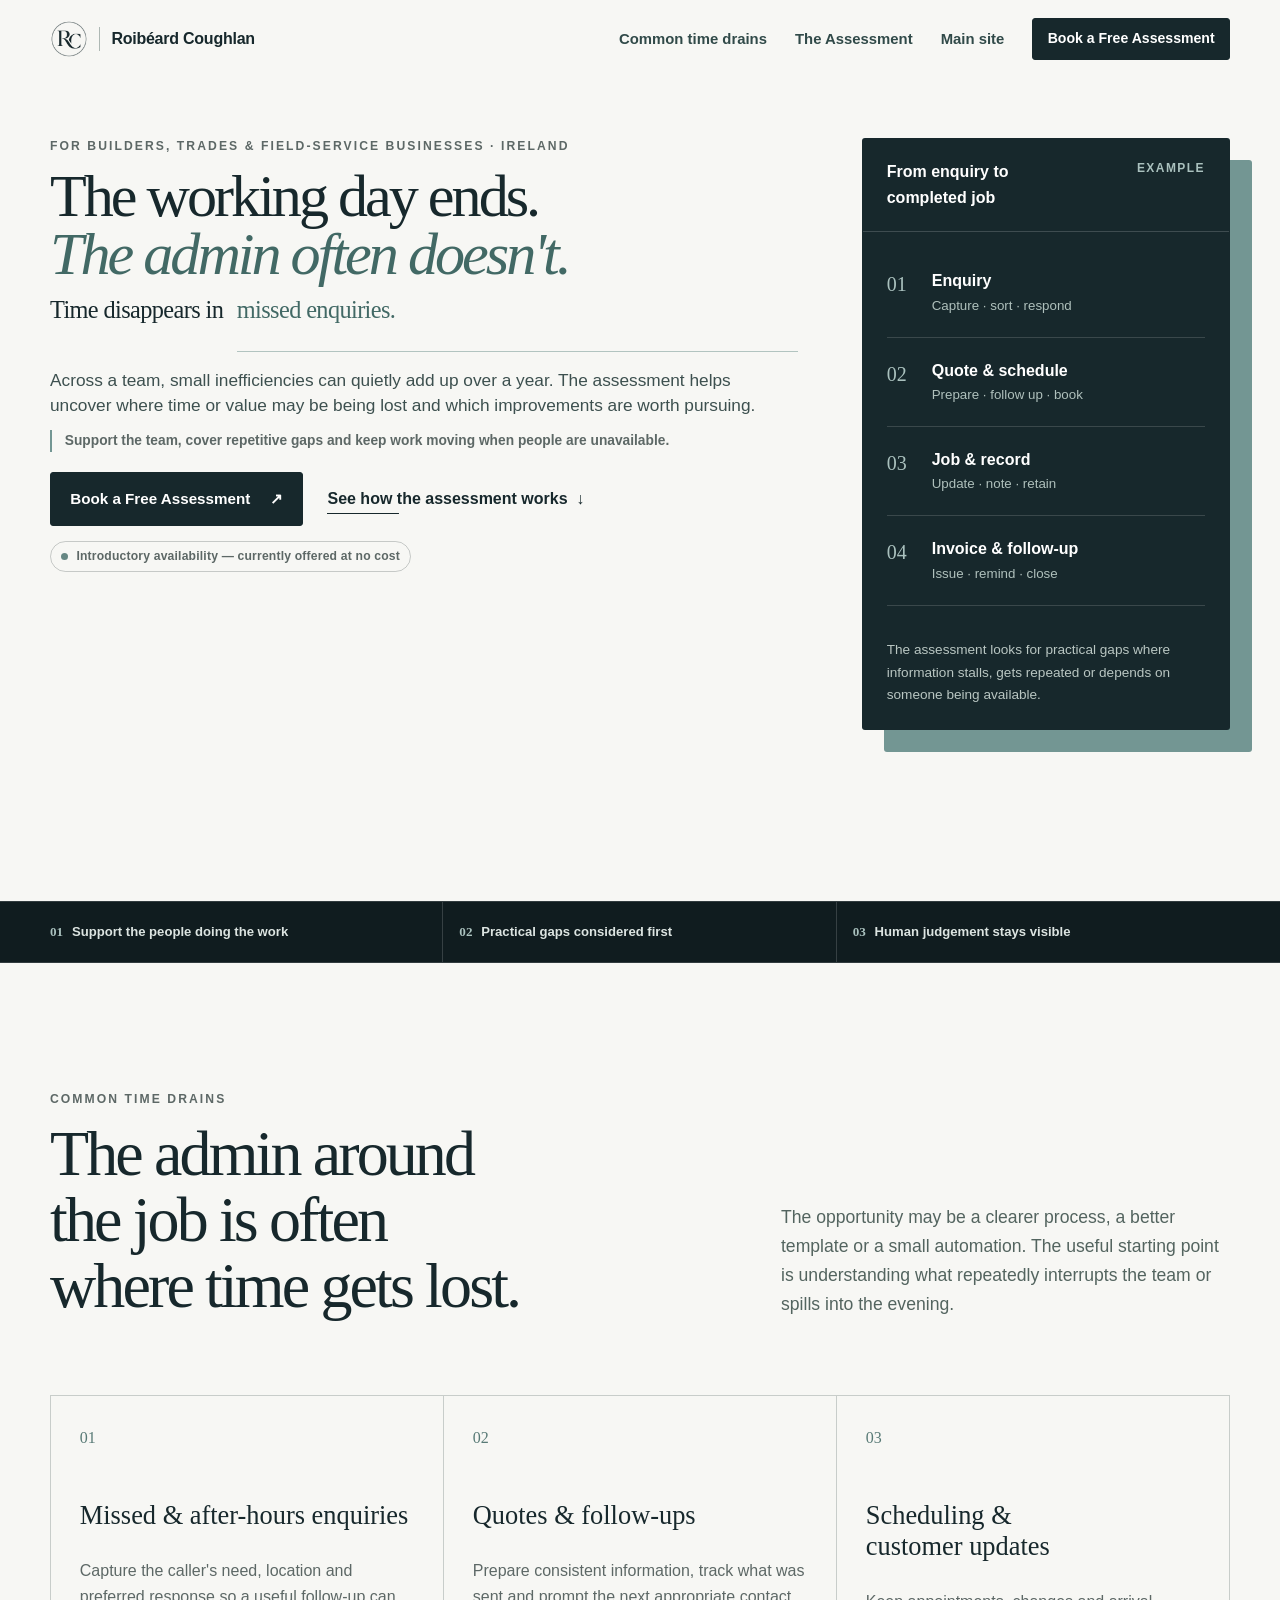
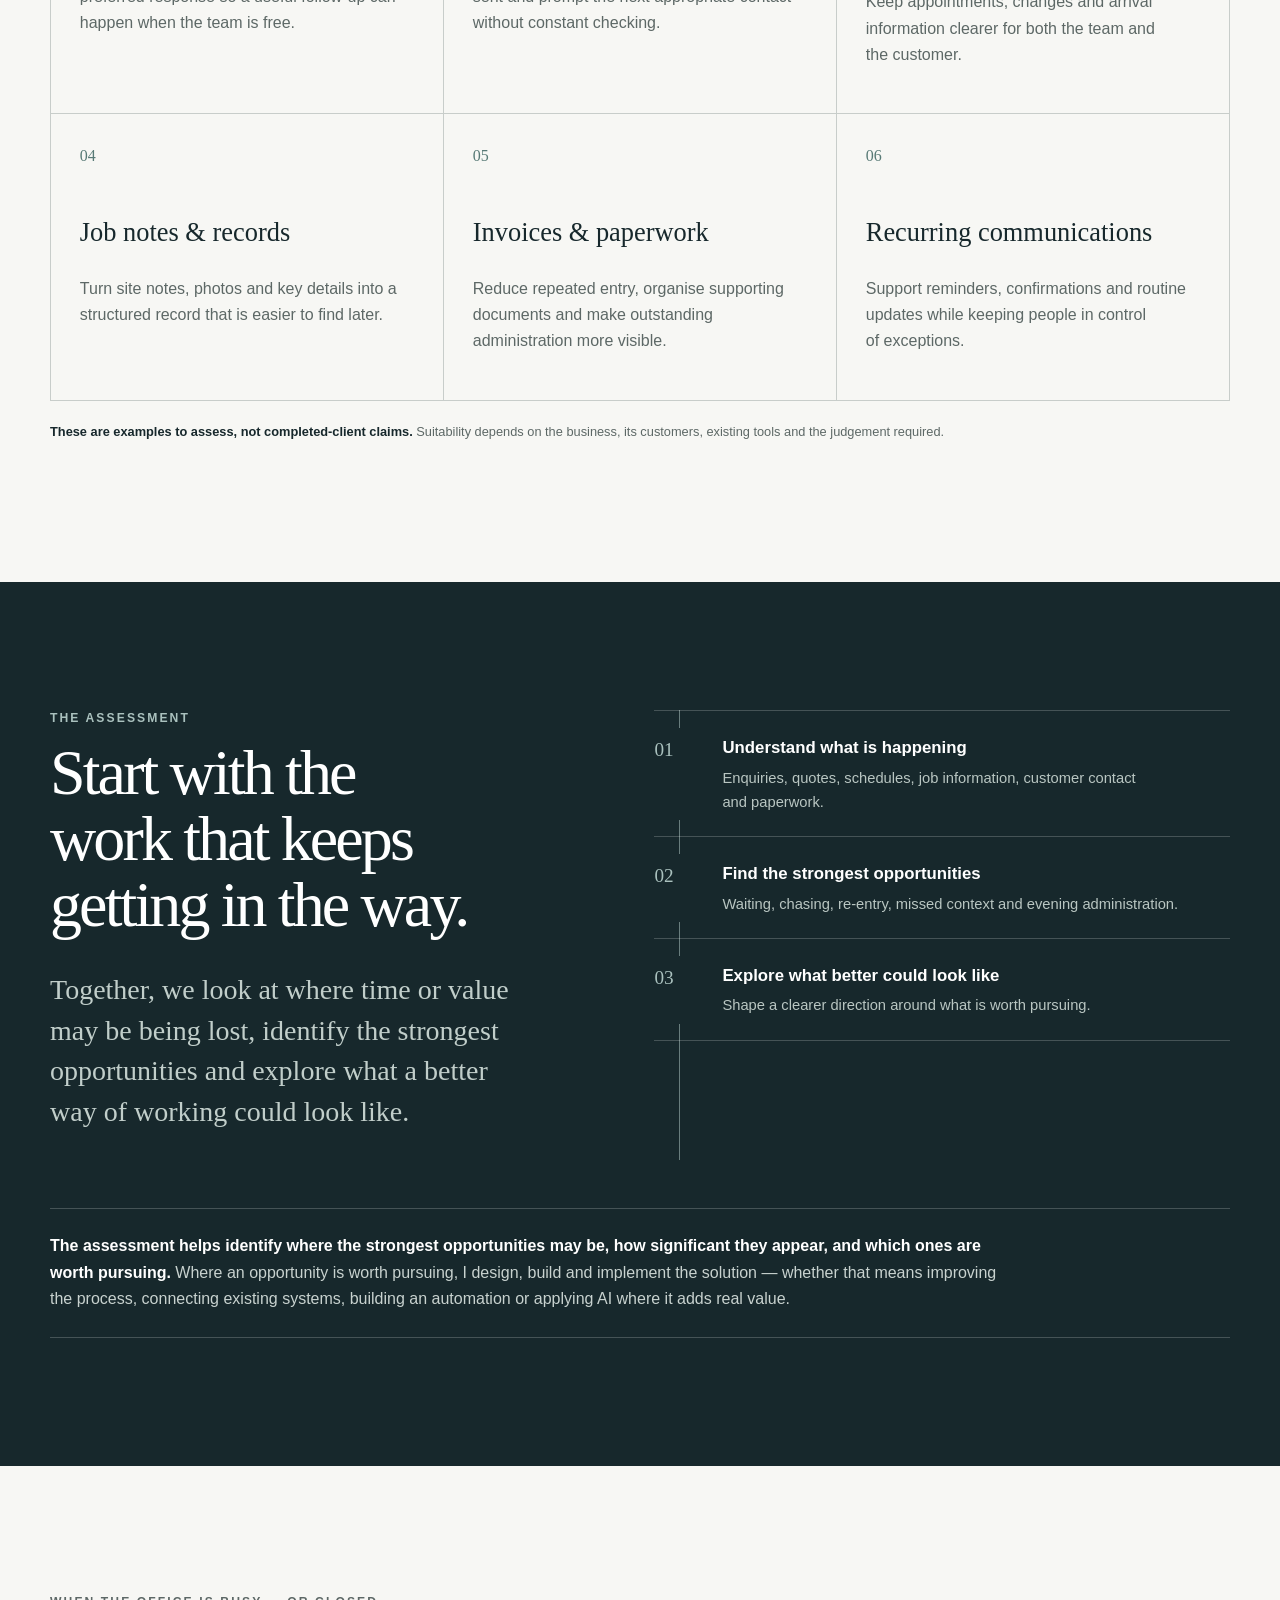
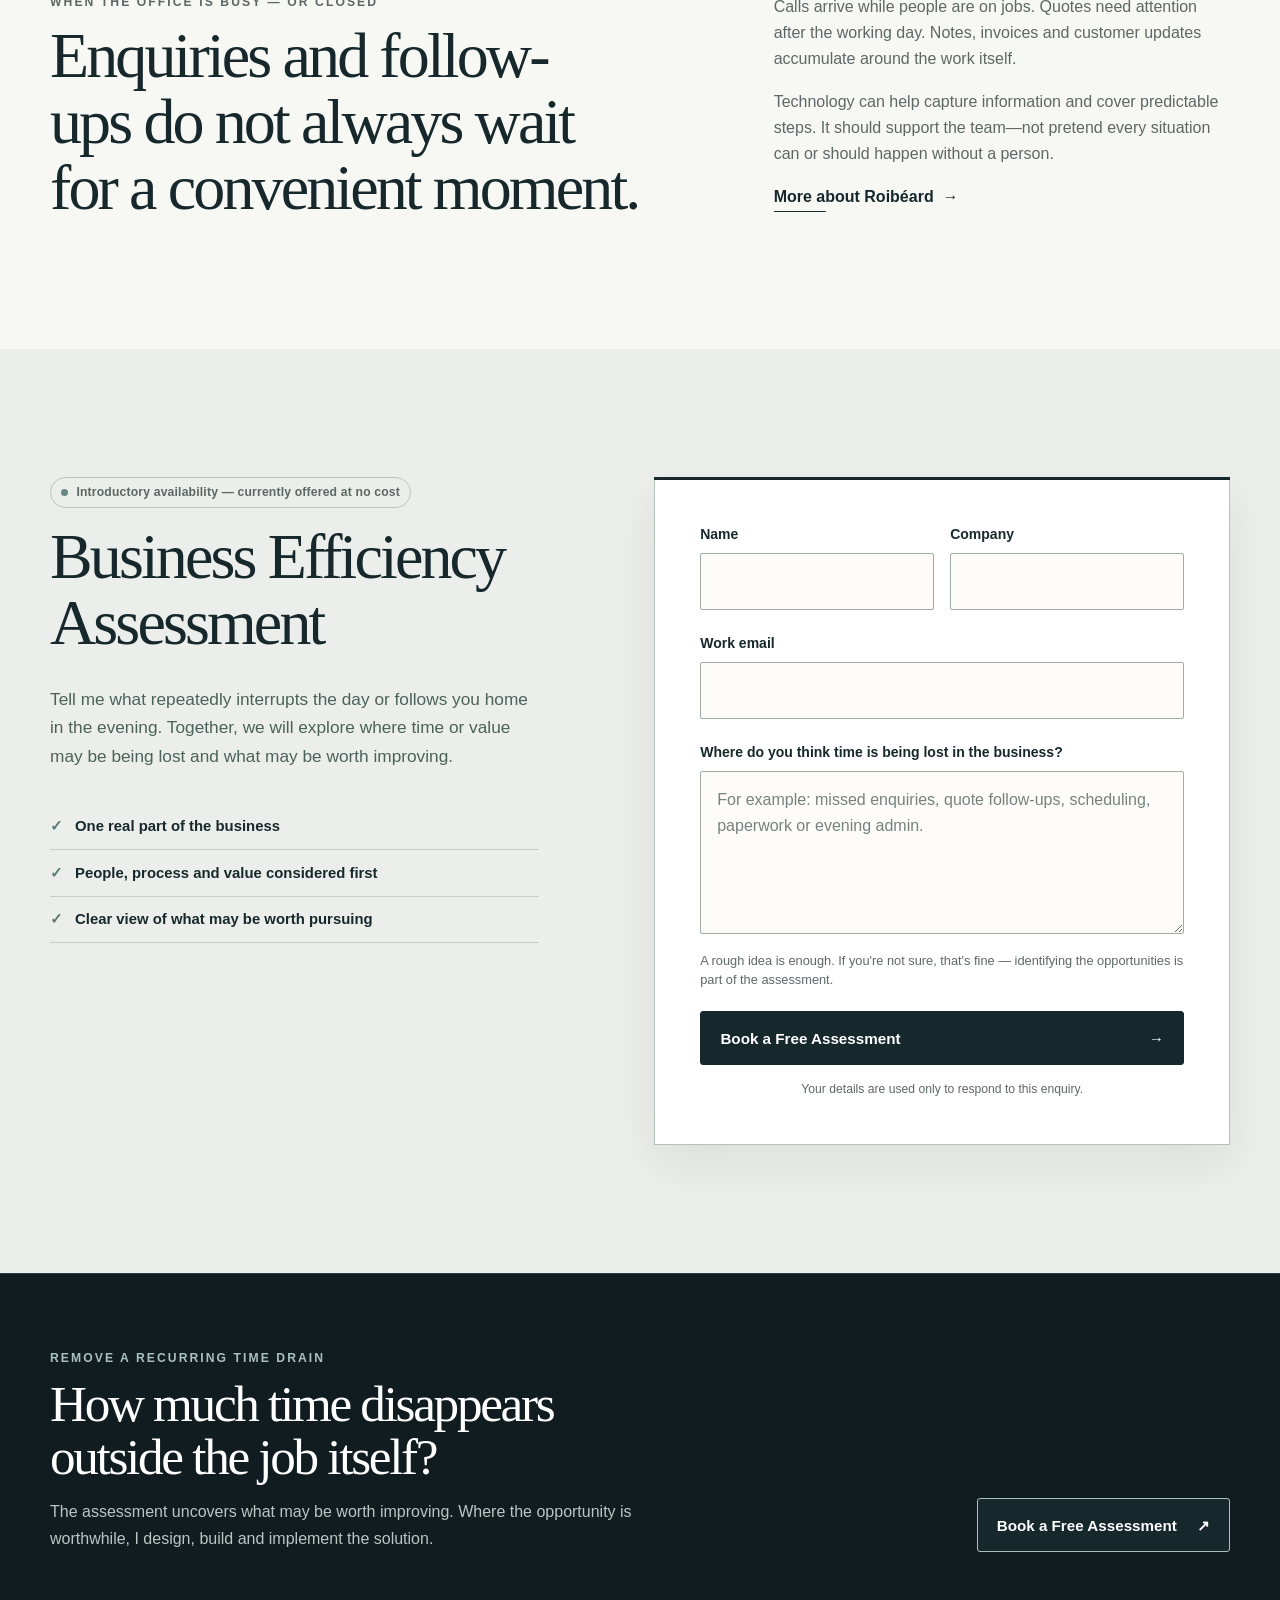
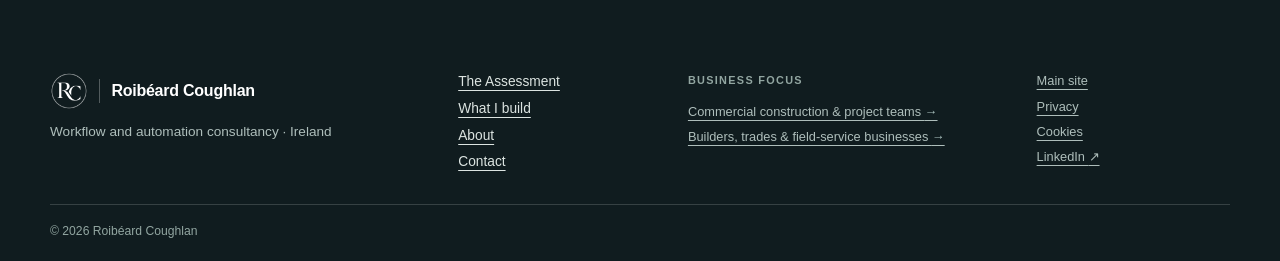
<file: trades/index.html>
<!doctype html>
<html lang="en-IE">
<head>
  <meta charset="utf-8">
  <meta name="viewport" content="width=device-width, initial-scale=1">
  <title>Business Efficiency Assessment for Builders &amp; Trades | Roibéard Coughlan</title>
  <meta name="description" content="A practical business efficiency assessment for builders, trades and field-service businesses in Ireland, followed by solutions designed, built and implemented around worthwhile opportunities.">
  <link rel="canonical" href="https://roibeardcoughlan.com/trades/">
  <meta property="og:site_name" content="Roibéard Coughlan">
  <meta property="og:title" content="Business efficiency assessment for builders, trades and field-service businesses">
  <meta property="og:description" content="Find the admin around the job that is consuming time, then prioritise the simplest worthwhile improvements.">
  <meta property="og:url" content="https://roibeardcoughlan.com/trades/">
  <meta property="og:type" content="website">
  <meta name="twitter:card" content="summary">
  <meta name="theme-color" content="#102a2c">
  <link rel="icon" href="/assets/images/favicon.svg" type="image/svg+xml">
  <link rel="icon" href="/assets/images/rc-monogram.png" type="image/png" sizes="32x32">
  <link rel="apple-touch-icon" href="/assets/images/rc-monogram.png">
  <link rel="stylesheet" href="/assets/css/styles.css">
</head>
<body>
  <a class="skip-link" href="#main">Skip to main content</a>
  <header class="site-header" data-header>
    <div class="shell nav-wrap">
      <a class="brand" href="/" aria-label="Roibéard Coughlan, home"><span class="brand-mark" aria-hidden="true"><img src="/assets/images/rc-monogram.png" alt="" width="38" height="38"></span><span class="brand-name">Roibéard Coughlan</span></a>
      <button class="nav-toggle" type="button" aria-expanded="false" aria-controls="primary-nav" data-nav-toggle><span class="sr-only">Open navigation</span><span></span><span></span></button>
      <nav class="primary-nav" id="primary-nav" aria-label="Primary navigation" data-nav><a href="#drains">Common time drains</a><a href="#audit">The Assessment</a><a href="/">Main site</a><a class="button button-small" href="#book">Book a Free Assessment</a></nav>
    </div>
  </header>

  <main id="main">
    <section class="hero trades-hero targeted-hero">
      <div class="shell hero-grid">
        <div class="hero-copy">
          <p class="eyebrow">For builders, trades &amp; field-service businesses · Ireland</p>
          <h1>The working day ends.<br><em>The admin often doesn't.</em></h1>
          <p class="hero-rotation" aria-label="Time disappears in missed enquiries, quote follow-ups, scheduling jobs, customer updates, evening admin, and work everyone accepts as part of the job.">
            <span class="hero-rotation-label" aria-hidden="true">Time disappears in</span>
            <span class="hero-rotation-window" aria-hidden="true"><span data-rotating-phrase data-phrases="missed enquiries.|quote follow-ups.|scheduling jobs.|customer updates.|evening admin.|work everyone accepts as part of the job.">missed enquiries.</span></span>
          </p>
          <p class="hero-lead">Across a team, small inefficiencies can quietly add up over a year. The assessment helps uncover where time or value may be being lost and which improvements are worth pursuing.</p>
          <p class="technology-note">Support the team, cover repetitive gaps and keep work moving when people are unavailable.</p>
          <div class="hero-actions"><a class="button" href="#book">Book a Free Assessment <span aria-hidden="true">↗</span></a><a class="text-link" href="#audit">See how the assessment works <span aria-hidden="true">↓</span></a></div>
          <p class="availability-badge hero-availability"><span aria-hidden="true"></span> Introductory availability — currently offered at no cost</p>
        </div>
        <aside class="project-card trades-flow-card" aria-label="Example workflow from enquiry to completed job">
          <div class="project-card-head"><p>From enquiry to completed job</p><span>Example</span></div>
          <div class="project-flow"><div><span>01</span><p>Enquiry</p><small>Capture · sort · respond</small></div><div><span>02</span><p>Quote &amp; schedule</p><small>Prepare · follow up · book</small></div><div><span>03</span><p>Job &amp; record</p><small>Update · note · retain</small></div><div><span>04</span><p>Invoice &amp; follow-up</p><small>Issue · remind · close</small></div></div>
          <p class="project-card-note">The assessment looks for practical gaps where information stalls, gets repeated or depends on someone being available.</p>
        </aside>
      </div>
    </section>

    <section class="trust-strip" aria-label="Service principles"><div class="shell trust-grid three"><p><span>01</span>Support the people doing the work</p><p><span>02</span>Practical gaps considered first</p><p><span>03</span>Human judgement stays visible</p></div></section>

    <section class="section" id="drains">
      <div class="shell split-heading"><div><p class="eyebrow">Common time drains</p><h2>The admin around the job is often where time gets lost.</h2></div><div class="section-intro"><p>The opportunity may be a clearer process, a better template or a small automation. The useful starting point is understanding what repeatedly interrupts the team or spills into the evening.</p></div></div>
      <div class="shell opportunity-grid">
        <article><span>01</span><h3>Missed &amp; after-hours enquiries</h3><p>Capture the caller's need, location and preferred response so a useful follow-up can happen when the team is free.</p></article>
        <article><span>02</span><h3>Quotes &amp; follow-ups</h3><p>Prepare consistent information, track what was sent and prompt the next appropriate contact without constant checking.</p></article>
        <article><span>03</span><h3>Scheduling &amp; customer updates</h3><p>Keep appointments, changes and arrival information clearer for both the team and the customer.</p></article>
        <article><span>04</span><h3>Job notes &amp; records</h3><p>Turn site notes, photos and key details into a structured record that is easier to find later.</p></article>
        <article><span>05</span><h3>Invoices &amp; paperwork</h3><p>Reduce repeated entry, organise supporting documents and make outstanding administration more visible.</p></article>
        <article><span>06</span><h3>Recurring communications</h3><p>Support reminders, confirmations and routine updates while keeping people in control of exceptions.</p></article>
      </div>
      <p class="examples-note shell"><strong>These are examples to assess, not completed-client claims.</strong> Suitability depends on the business, its customers, existing tools and the judgement required.</p>
    </section>

    <section class="section dark-section" id="audit">
      <div class="shell construction-audit-grid">
        <div><p class="eyebrow">The assessment</p><h2>Start with the work that keeps getting in the way.</h2><p class="large-copy">Together, we look at where time or value may be being lost, identify the strongest opportunities and explore what a better way of working could look like.</p></div>
        <ol class="audit-detail-list">
          <li><span>01</span><div><h3>Understand what is happening</h3><p>Enquiries, quotes, schedules, job information, customer contact and paperwork.</p></div></li>
          <li><span>02</span><div><h3>Find the strongest opportunities</h3><p>Waiting, chasing, re-entry, missed context and evening administration.</p></div></li>
          <li><span>03</span><div><h3>Explore what better could look like</h3><p>Shape a clearer direction around what is worth pursuing.</p></div></li>
        </ol>
      </div>
      <div class="shell implementation-statement"><p><strong>The assessment helps identify where the strongest opportunities may be, how significant they appear, and which ones are worth pursuing.</strong> Where an opportunity is worth pursuing, I design, build and implement the solution — whether that means improving the process, connecting existing systems, building an automation or applying AI where it adds real value.</p></div>
    </section>

    <section class="section about-compact"><div class="shell about-compact-grid"><div><p class="eyebrow">When the office is busy — or closed</p><h2>Enquiries and follow-ups do not always wait for a convenient moment.</h2></div><div><p>Calls arrive while people are on jobs. Quotes need attention after the working day. Notes, invoices and customer updates accumulate around the work itself.</p><p>Technology can help capture information and cover predictable steps. It should support the team—not pretend every situation can or should happen without a person.</p><a class="text-link" href="/#about">More about Roibéard <span aria-hidden="true">→</span></a></div></div></section>

    <section class="section booking-section" id="book">
      <div class="shell booking-grid">
        <div class="booking-copy"><p class="availability-badge"><span aria-hidden="true"></span> Introductory availability — currently offered at no cost</p><h2>Business Efficiency Assessment</h2><p>Tell me what repeatedly interrupts the day or follows you home in the evening. Together, we will explore where time or value may be being lost and what may be worth improving.</p><ul class="check-list"><li>One real part of the business</li><li>People, process and value considered first</li><li>Clear view of what may be worth pursuing</li></ul></div>
        <form class="audit-form" action="https://formsubmit.co/contact@roibeardcoughlan.com" method="POST">
          <input type="hidden" name="_subject" value="New trades Business Efficiency Assessment request"><input type="hidden" name="_captcha" value="false"><input type="hidden" name="sector" value="Trades / field service">
          <div class="field-row"><div class="field"><label for="name">Name</label><input id="name" name="name" type="text" autocomplete="name" required></div><div class="field"><label for="company">Company</label><input id="company" name="company" type="text" autocomplete="organization" required></div></div>
          <div class="field"><label for="email">Work email</label><input id="email" name="email" type="email" autocomplete="email" required></div>
          <div class="field"><label for="workflow">Where do you think time is being lost in the business?</label><textarea id="workflow" name="workflow" rows="5" placeholder="For example: missed enquiries, quote follow-ups, scheduling, paperwork or evening admin." aria-describedby="workflow-help" required></textarea><p class="field-help" id="workflow-help">A rough idea is enough. If you're not sure, that's fine — identifying the opportunities is part of the assessment.</p></div>
          <button class="button form-submit" type="submit">Book a Free Assessment <span aria-hidden="true">→</span></button><p class="form-note">Your details are used only to respond to this enquiry.</p>
        </form>
      </div>
    </section>
  </main>

  <section class="closing-cta" aria-labelledby="trades-closing-title">
    <div class="shell closing-cta-grid"><div><p class="eyebrow">Remove a recurring time drain</p><h2 id="trades-closing-title">How much time disappears outside the job itself?</h2><p>The assessment uncovers what may be worth improving. Where the opportunity is worthwhile, I design, build and implement the solution.</p></div><a class="button" href="#book">Book a Free Assessment <span aria-hidden="true">↗</span></a></div>
  </section>

  <footer class="site-footer">
    <div class="shell footer-main">
      <div class="footer-identity"><a class="brand footer-brand" href="/"><span class="brand-mark" aria-hidden="true"><img src="/assets/images/rc-monogram.png" alt="" width="38" height="38"></span><span class="brand-name">Roibéard Coughlan</span></a><p>Workflow and automation consultancy · Ireland</p></div>
      <nav class="footer-group footer-primary" aria-label="Main footer navigation"><a href="#audit">The Assessment</a><a href="/#opportunities">What I build</a><a href="/#about">About</a><a href="mailto:contact@roibeardcoughlan.com">Contact</a></nav>
      <nav class="footer-group footer-audiences" aria-label="Business Focus"><p class="footer-label">Business Focus</p><a href="/construction/">Commercial construction &amp; project teams <span aria-hidden="true">→</span></a><a href="/trades/" aria-current="page">Builders, trades &amp; field-service businesses <span aria-hidden="true">→</span></a></nav>
      <nav class="footer-group footer-utility" aria-label="Utility links"><a href="/">Main site</a><a href="/privacy/">Privacy</a><a href="/cookies/">Cookies</a><a href="https://www.linkedin.com/in/roib%C3%A9ard-r-coughlan-06a202189/" target="_blank" rel="noopener noreferrer">LinkedIn <span aria-hidden="true">↗</span></a></nav>
    </div>
    <div class="shell footer-base"><p>© <span data-year>2026</span> Roibéard Coughlan</p></div>
  </footer>
  <script src="/assets/js/site.js" defer></script>
  <script>(function(){if(!window.chatbase||window.chatbase("getState")!=="initialized"){window.chatbase=(...arguments)=>{if(!window.chatbase.q){window.chatbase.q=[]}window.chatbase.q.push(arguments)};window.chatbase=new Proxy(window.chatbase,{get(target,prop){if(prop==="q"){return target.q}return(...args)=>target(prop,...args)}})}const onLoad=function(){const script=document.createElement("script");script.src="https://www.chatbase.co/embed.min.js";script.id="gBiyeGZamISg8_NqUosKC";script.domain="www.chatbase.co";document.body.appendChild(script)};if(document.readyState==="complete"){onLoad()}else{window.addEventListener("load",onLoad)}})();</script>
</body>
</html>
</file>
<file: assets/css/styles.css>
:root {
  --ink: #17282c;
  --ink-deep: #101c1f;
  --paper: #f7f7f4;
  --white: #ffffff;
  --mist: #eceeeb;
  --line: #c8cdca;
  --accent: #739693;
  --accent-light: #aac1be;
  --muted: #5d6866;
  --serif: Georgia, "Times New Roman", serif;
  --sans: Inter, ui-sans-serif, -apple-system, BlinkMacSystemFont, "Segoe UI", sans-serif;
  --shell: min(1180px, calc(100% - 48px));
  --radius: 3px;
}
* { box-sizing: border-box; }
html { scroll-behavior: smooth; }
body { margin: 0; background: var(--paper); color: var(--ink); font-family: var(--sans); font-size: 1rem; line-height: 1.65; -webkit-font-smoothing: antialiased; }
body.home-page { background: #f6f6f4; }
body.nav-open { overflow: hidden; }
a { color: inherit; }
img { display: block; max-width: 100%; }
button, input, textarea { font: inherit; }
button, a { -webkit-tap-highlight-color: transparent; }
a:focus-visible, button:focus-visible { outline: 3px solid #5f817d; outline-offset: 4px; }
h1, h2, h3, p { margin-top: 0; }
h1, h2, h3 { text-wrap: balance; }
p { text-wrap: pretty; }
.shell { width: var(--shell); margin-inline: auto; }
.sr-only { position: absolute; width: 1px; height: 1px; padding: 0; margin: -1px; overflow: hidden; clip: rect(0, 0, 0, 0); white-space: nowrap; border: 0; }
.skip-link { position: fixed; top: .75rem; left: .75rem; z-index: 2000; padding: .7rem 1rem; background: var(--white); color: var(--ink); transform: translateY(-150%); }
.skip-link:focus { transform: translateY(0); }

.site-header { position: sticky; top: 0; z-index: 1000; background: rgba(247, 247, 244, .94); border-bottom: 1px solid transparent; backdrop-filter: blur(12px); }
.site-header.is-scrolled { border-color: var(--line); }
.nav-wrap { min-height: 78px; display: flex; align-items: center; justify-content: space-between; gap: 2rem; }
.brand { display: inline-flex; align-items: center; gap: .7rem; text-decoration: none; font-weight: 700; letter-spacing: -.015em; }
.brand-mark { display: block; flex: 0 0 auto; width: 38px; height: 38px; }
.brand-mark img { width: 100%; height: 100%; object-fit: contain; }
.brand-name { display: inline-flex; align-items: center; gap: .7rem; }
.brand-name::before { content: ""; width: 1px; height: 24px; background: #aeb8b4; }
.primary-nav { display: flex; align-items: center; gap: 1.75rem; }
.primary-nav > a:not(.button) { position: relative; text-decoration: none; color: #314a49; font-size: .93rem; font-weight: 600; }
.primary-nav > a:not(.button)::after { content: ""; position: absolute; left: 0; right: 100%; bottom: -.3rem; height: 1px; background: currentColor; transition: right 180ms ease; }
.primary-nav > a:not(.button):hover::after { right: 0; }
.nav-toggle { display: none; }
.button { display: inline-flex; align-items: center; justify-content: space-between; gap: 1.25rem; min-height: 54px; padding: .85rem 1.2rem; border: 1px solid var(--ink); border-radius: var(--radius); background: var(--ink); color: var(--white); text-decoration: none; font-weight: 700; font-size: .95rem; cursor: pointer; transition: background 200ms ease, border-color 200ms ease, color 200ms ease, transform 200ms cubic-bezier(.22, 1, .36, 1), box-shadow 200ms ease; }
.button span { transition: transform 200ms cubic-bezier(.22, 1, .36, 1); }
.button:hover, .button:focus-visible { border-color: #496e6a; background: var(--paper); color: var(--ink); transform: translateY(-1px); box-shadow: 0 4px 10px rgba(16, 28, 31, .12); }
.button:hover span, .button:focus-visible span { transform: translateX(4px); }
.button:focus-visible { outline: 2px solid var(--accent); outline-offset: 3px; }
.button-small { min-height: 42px; padding: .55rem .9rem; font-size: .88rem; }
.button-outline { background: transparent; color: var(--ink); }
.button-outline:hover { background: var(--ink); color: var(--white); }
.text-link { position: relative; display: inline-flex; align-items: center; gap: .55rem; color: var(--ink); text-decoration: none; font-weight: 700; }
.text-link::after { content: ""; position: absolute; left: 0; right: 0; bottom: -.12rem; height: 1px; background: currentColor; transform: scaleX(.28); transform-origin: left; transition: transform 220ms cubic-bezier(.22, 1, .36, 1); }
.text-link span { transition: transform 180ms ease; }
.text-link:hover::after, .text-link:focus-visible::after { transform: scaleX(1); }
.text-link:hover span, .text-link:focus-visible span { transform: translateX(4px); }
.text-link.light { color: var(--accent-light); }

.hero { min-height: calc(100svh - 78px); display: grid; align-content: start; padding: clamp(3rem, 6.5svh, 4.5rem) 0; overflow: hidden; }
.hero-grid { display: grid; grid-template-columns: minmax(0, 1.34fr) minmax(330px, .66fr); gap: clamp(2.5rem, 5vw, 5rem); align-items: start; }
.eyebrow { margin-bottom: .8rem; color: var(--muted); font-size: .76rem; font-weight: 800; letter-spacing: .17em; line-height: 1.4; text-transform: uppercase; }
h1 { max-width: 780px; margin-bottom: .85rem; font-family: var(--serif); font-size: clamp(3.5rem, 5.6vw, 5.25rem); font-weight: 400; letter-spacing: -.05em; line-height: .96; }
h1 em { color: #426965; font-weight: 400; }
.hero-lead { max-width: 720px; margin-bottom: .65rem; color: #3d504f; font-size: clamp(1.05rem, 1.35vw, 1.18rem); line-height: 1.5; }
.hero-rotation { display: grid; grid-template-columns: max-content minmax(0, 1fr); align-items: start; gap: .3rem .85rem; max-width: 760px; margin: 0 0 .95rem; font-family: var(--serif); font-size: clamp(1.65rem, 2.25vw, 2.1rem); letter-spacing: -.025em; line-height: 1.15; }
.hero-rotation-label { color: var(--ink); }
.hero-rotation-window { display: block; min-width: 0; min-height: 2.3em; overflow: hidden; border-bottom: 1px solid rgba(115, 150, 147, .52); }
.hero-rotation-window [data-rotating-phrase] { display: block; color: #426965; transition: opacity 360ms ease, transform 360ms cubic-bezier(.22, 1, .36, 1); }
.hero-rotation-window [data-rotating-phrase].is-changing { opacity: 0; transform: translateY(-.25em); }
.technology-note { margin: 0 0 1.2rem; padding-left: .8rem; border-left: 2px solid var(--accent); color: var(--muted); font-size: .86rem; font-weight: 650; }
.hero-actions { display: flex; align-items: center; gap: 1.5rem; flex-wrap: wrap; }
.availability-badge { display: inline-flex; align-items: center; gap: .5rem; width: fit-content; margin: 0 0 1rem; padding: .4rem .65rem; border: 1px solid rgba(93, 104, 102, .32); border-radius: 999px; color: var(--muted); font-size: .76rem; font-weight: 750; letter-spacing: .015em; line-height: 1.35; }
.availability-badge span { flex: 0 0 auto; width: 7px; height: 7px; border-radius: 50%; background: #668783; }
.hero-availability { margin-top: .95rem; margin-bottom: 0; }
.home-hero {
  position: relative;
  isolation: isolate;
  min-height: clamp(660px, calc(100svh - 78px), 840px);
  align-content: center;
  padding: clamp(3rem, 6svh, 5rem) 0;
  overflow: hidden;
  background:
    radial-gradient(circle at 78% 42%, rgba(83, 126, 121, .16), transparent 31%),
    #0b1417;
  color: #f5f5f0;
}
.home-hero .hero-grid { position: relative; z-index: 2; display: block; }
.home-hero .hero-copy { position: relative; z-index: 2; width: min(760px, 58vw); }
.home-hero .eyebrow {
  margin-bottom: 1rem;
  color: #a9bfbc;
  opacity: 0;
  animation: hero-copy-enter 720ms cubic-bezier(.22, 1, .36, 1) 80ms forwards;
}
.home-hero .hero-title {
  display: flex;
  flex-wrap: wrap;
  gap: 0 .2em;
  max-width: 760px;
  margin-bottom: 1.35rem;
  color: #f6f5ef;
  font-size: clamp(3.45rem, 5.15vw, 4.9rem);
  line-height: .97;
  text-wrap: unset;
}
.home-hero .hero-title > span {
  display: inline-block;
  opacity: 0;
  transform: translateY(28px);
  animation: hero-word-enter 720ms cubic-bezier(.22, 1, .36, 1) calc(140ms + var(--word-index) * 55ms) forwards;
}
.home-hero .hero-rotation {
  max-width: 710px;
  margin-bottom: 1.4rem;
  color: #f4f3ed;
  opacity: 0;
  animation: hero-copy-enter 720ms cubic-bezier(.22, 1, .36, 1) 860ms forwards;
}
.home-hero .hero-rotation-label { color: #f4f3ed; }
.home-hero .hero-rotation-window {
  min-height: 2.3em;
  border-bottom-color: rgba(147, 179, 175, .48);
}
.home-hero .hero-rotation-window [data-rotating-phrase] { color: #c7a16a; }
.home-hero .hero-lead {
  max-width: 650px;
  margin-bottom: 1.55rem;
  color: #c4cecb;
  font-size: clamp(1.02rem, 1.25vw, 1.16rem);
  opacity: 0;
  animation: hero-copy-enter 720ms cubic-bezier(.22, 1, .36, 1) 980ms forwards;
}
.home-hero .hero-actions {
  gap: 1.6rem;
  opacity: 0;
  animation: hero-copy-enter 720ms cubic-bezier(.22, 1, .36, 1) 1080ms forwards;
}
.home-hero .button {
  border-color: #f2f2ed;
  background: #f2f2ed;
  color: #142427;
}
.home-hero .button:hover,
.home-hero .button:focus-visible {
  border-color: rgba(199, 161, 106, .82);
  background: #f4f2eb;
  color: #142427;
  box-shadow: 0 5px 18px rgba(199, 161, 106, .18);
}
.home-hero .text-link { color: #f4f3ed; }
.home-hero .hero-availability {
  margin-top: 1.05rem;
  margin-bottom: 0;
  border-color: rgba(213, 222, 219, .3);
  color: #b9c5c2;
  font-weight: 650;
  opacity: 0;
  animation: hero-copy-enter 720ms cubic-bezier(.22, 1, .36, 1) 1180ms forwards;
}
.home-hero .hero-availability span { background: #8eaaa6; }

.hero-media {
  position: absolute;
  z-index: 0;
  inset: 0;
  overflow: hidden;
  pointer-events: none;
  background:
    radial-gradient(circle at 63% 48%, rgba(159, 180, 176, .14), transparent 27%),
    radial-gradient(circle at 63% 48%, #283235 0%, #111b1e 48%, #0b1417 78%);
}
.hero-media-video {
  position: absolute;
  inset: -5% -3% auto auto;
  width: 76%;
  height: 110%;
  object-fit: cover;
  object-position: 52% center;
  opacity: 0;
  filter: saturate(.72) contrast(1.08) brightness(.72);
  transform: scale(1.035);
  transition: opacity 1100ms cubic-bezier(.22, 1, .36, 1);
}
.hero-media-video.is-ready { opacity: .78; }
.hero-media-vignette {
  position: absolute;
  inset: 0;
  background:
    linear-gradient(90deg, #0b1417 0%, rgba(11, 20, 23, .98) 15%, rgba(11, 20, 23, .8) 36%, rgba(11, 20, 23, .2) 63%, rgba(11, 20, 23, .16) 100%),
    linear-gradient(180deg, rgba(11, 20, 23, .42), transparent 24%, transparent 72%, rgba(11, 20, 23, .72));
}
.hero-media-vignette::after {
  content: "";
  position: absolute;
  inset: 0;
  background: radial-gradient(circle at 64% 48%, transparent 0 29%, rgba(11, 20, 23, .08) 50%, rgba(11, 20, 23, .38) 100%);
}

@keyframes hero-word-enter {
  from { opacity: 0; transform: translateY(28px); }
  to { opacity: 1; transform: translateY(0); }
}
@keyframes hero-copy-enter {
  from { opacity: 0; transform: translateY(22px); }
  to { opacity: 1; transform: translateY(0); }
}

.audit-card, .project-card { position: relative; padding: clamp(2rem, 4vw, 3.4rem); border: 1px solid transparent; background: var(--ink); color: var(--white); border-radius: var(--radius); box-shadow: 22px 22px 0 var(--mist); transition: transform 220ms cubic-bezier(.22, 1, .36, 1), border-color 220ms ease, box-shadow 220ms ease; }
.audit-card:hover, .project-card:hover { transform: translateY(-2px); border-color: rgba(170, 193, 190, .72); box-shadow: 24px 24px 0 var(--mist); }
.hero .audit-card { padding: clamp(1.75rem, 2.5vw, 2.35rem); box-shadow: 18px 18px 0 var(--mist); }
.audit-card::before { content: ""; position: absolute; top: 0; left: 0; width: 90px; height: 5px; background: var(--accent); }
.card-kicker { color: var(--accent-light); font-size: .77rem; font-weight: 800; letter-spacing: .17em; text-transform: uppercase; }
.audit-flow { margin: 1.25rem 0 1.4rem; padding: 0; list-style: none; }
.audit-flow li { display: grid; grid-template-columns: 36px 1fr; column-gap: .8rem; padding: .8rem 0; border-top: 1px solid rgba(255, 255, 255, .18); }
.audit-flow li:last-child { border-bottom: 1px solid rgba(255, 255, 255, .18); }
.audit-flow span { grid-row: 1 / 3; color: var(--accent-light); font-family: var(--serif); font-size: 1.15rem; }
.audit-flow strong { line-height: 1.35; }
.audit-flow small { color: #b9c6c2; font-size: .8rem; line-height: 1.35; }
.audit-card blockquote { margin: 0; font-family: var(--serif); font-size: clamp(1.2rem, 1.8vw, 1.55rem); line-height: 1.2; }

.trust-strip { border-block: 1px solid rgba(255,255,255,.14); background: var(--ink-deep); color: var(--white); }
.trust-grid { display: grid; grid-template-columns: repeat(4, 1fr); }
.trust-grid.three { grid-template-columns: repeat(3, 1fr); }
.trust-grid p { margin: 0; padding: 1.2rem 1rem; border-right: 1px solid rgba(255,255,255,.16); color: #dce4e1; font-size: .82rem; font-weight: 700; }
.trust-grid p:first-child { padding-left: 0; }
.trust-grid p:last-child { border-right: 0; }
.trust-grid span { margin-right: .55rem; color: var(--accent-light); font-family: var(--serif); }

.section { padding: clamp(5rem, 10vw, 9rem) 0; }
.split-heading { display: grid; grid-template-columns: 1.05fr .75fr; gap: 8vw; align-items: end; margin-bottom: clamp(3rem, 6vw, 5.5rem); }
h2 { margin-bottom: 0; font-family: var(--serif); font-size: clamp(2.35rem, 5vw, 4.7rem); font-weight: 400; letter-spacing: -.045em; line-height: 1.03; }
.section-intro { color: #53645f; font-size: 1.1rem; }
.section-intro p { margin-bottom: 0; }
.problem-grid { display: grid; grid-template-columns: repeat(3, 1fr); border-top: 1px solid var(--line); }
.problem-grid article { padding: 2.2rem 2rem 0 0; }
.problem-grid article + article { padding-left: 2rem; border-left: 1px solid var(--line); }
.line-icon { display: inline-block; margin-bottom: 3.5rem; font-size: 1.6rem; }
.problem-grid h3, .service-grid h3, .opportunity-grid h3 { font-family: var(--serif); font-size: 1.65rem; font-weight: 400; line-height: 1.2; }
.problem-grid p, .service-grid > article > p, .opportunity-grid p { color: var(--muted); }
.home-page .problems { background: #f6f6f4; }

.dark-section { background: var(--ink); color: var(--white); }
.home-page #approach { background: #17282c; }
.on-dark .eyebrow, .dark-section .eyebrow { color: var(--accent-light); }
.on-dark .section-intro { color: #bac6c2; }
.process-grid { position: relative; display: grid; grid-template-columns: repeat(3, 1fr); margin: 0; padding: 0; list-style: none; }
.process-grid::before { content: ""; position: absolute; inset: 0 0 auto; height: 1px; background: rgba(255,255,255,.34); transform-origin: left; }
.process-grid li { position: relative; padding: 2.3rem 2rem 1rem 0; }
.process-grid li + li { padding-left: 2rem; border-left: 1px solid rgba(255,255,255,.2); }
.process-grid span { display: block; margin-bottom: 4.5rem; color: var(--accent-light); font-family: var(--serif); font-size: 1.2rem; }
.process-grid h3 { margin-bottom: .7rem; font-size: 1.08rem; }
.process-grid p { margin-bottom: 0; color: #b9c6c2; font-size: .93rem; }
.principle-callout { display: flex; justify-content: space-between; align-items: center; gap: 3rem; margin-top: 4rem; padding: 1.6rem 0; border-block: 1px solid rgba(255,255,255,.2); }
.principle-callout p { max-width: 750px; margin: 0; color: #dce3df; }
.principle-callout strong { color: var(--white); }
.assessment-outcome { display: grid; grid-template-columns: minmax(0, .86fr) minmax(440px, 1.14fr); gap: clamp(2.5rem, 7vw, 6rem); margin-top: 4rem; padding-top: 3rem; border-top: 1px solid rgba(255,255,255,.2); align-items: start; }
.assessment-outcome-copy > p:not(.card-kicker):not(.large-copy) { color: #b9c6c2; }
.assessment-outcome-copy strong { color: var(--white); }
.opportunity-map { position: relative; padding-left: 1.8rem; }
.map-grid { display: grid; grid-template-columns: 1fr 1fr; border-top: 1px solid rgba(255,255,255,.25); border-left: 1px solid rgba(255,255,255,.25); }
.map-cell { position: relative; min-height: 165px; padding: 1.15rem; border-right: 1px solid rgba(255,255,255,.25); border-bottom: 1px solid rgba(255,255,255,.25); transition: transform 220ms cubic-bezier(.22, 1, .36, 1), background 220ms ease, border-color 220ms ease; }
.map-cell::after { content: ""; position: absolute; top: 1.2rem; right: 1.2rem; width: 7px; height: 7px; border-radius: 50%; background: var(--accent-light); opacity: .55; transition: transform 220ms ease, opacity 220ms ease; }
.map-cell:hover { z-index: 1; transform: translateY(-2px); background: rgba(255,255,255,.09); border-color: var(--accent-light); }
.map-cell:hover::after { transform: scale(1.55); opacity: 1; }
.map-cell span { display: block; margin-bottom: 1.8rem; color: var(--accent-light); font-family: var(--serif); }
.map-cell h3 { max-width: 190px; margin-bottom: .45rem; font-family: var(--serif); font-size: 1.35rem; font-weight: 400; line-height: 1.15; }
.map-cell p { margin: 0; color: #b9c6c2; font-size: .78rem; line-height: 1.45; }
.map-quick { background: rgba(115, 150, 147, .16); }
.map-strategic { background: rgba(255,255,255,.06); }
.map-axis { margin: 0; color: var(--accent-light); font-size: .68rem; font-weight: 800; letter-spacing: .12em; text-transform: uppercase; }
.map-axis-impact { position: absolute; left: 0; top: 0; writing-mode: vertical-rl; transform: rotate(180deg); }
.map-axis-impact::before { content: "↑ "; }
.map-axis-effort { padding-top: .7rem; text-align: right; }
.map-axis-effort::after { content: "  →"; }
.implementation-statement { margin-top: 3rem; padding: 1.5rem 0; border-block: 1px solid rgba(255,255,255,.2); }
.implementation-statement p { max-width: 960px; margin: 0; color: #c8d2cf; }
.implementation-statement strong { color: var(--white); }

.what-i-build {
  position: relative;
  overflow: hidden;
  padding-block: clamp(5rem, 8vw, 7rem);
  background: #f6f6f4;
}
.what-i-build .split-heading { margin-bottom: clamp(3rem, 5vw, 4.5rem); }
.what-i-build .split-heading h2 { max-width: 720px; }
.what-i-build .section-intro { max-width: 520px; color: #4b5a58; }
.service-grid { display: grid; grid-template-columns: repeat(3, minmax(0, 1fr)); gap: clamp(.8rem, 1.45vw, 1.35rem); }
.service-grid article {
  position: relative;
  isolation: isolate;
  display: flex;
  flex-direction: column;
  min-height: 520px;
  padding: clamp(1.65rem, 2.35vw, 2rem);
  overflow: hidden;
  border: 1px solid rgba(255, 255, 255, .74);
  border-radius: 8px;
  background:
    linear-gradient(180deg, rgba(255, 255, 255, .06) 0%, rgba(246, 246, 244, .24) 39%, rgba(246, 246, 244, .88) 61%, rgba(246, 246, 244, .98) 100%),
    radial-gradient(ellipse 105% 55% at 104% -4%, rgba(255, 255, 255, .94) 0%, rgba(255, 255, 255, .2) 53%, transparent 75%),
    linear-gradient(118deg, #9ba4a3 0%, #e8ebea 13%, #aab3b2 25%, #fafbfa 39%, #858f8e 50%, #e7eae9 64%, #aeb6b5 78%, #f4f5f4 100%);
  box-shadow: 0 20px 44px rgba(16, 28, 31, .12), inset 0 1px 0 rgba(255, 255, 255, .9), inset 1px 0 0 rgba(255, 255, 255, .38);
  transition: transform 280ms cubic-bezier(.22, 1, .36, 1), border-color 240ms ease, box-shadow 280ms ease;
}
.service-grid article:nth-child(2) {
  background:
    linear-gradient(180deg, rgba(255, 255, 255, .04) 0%, rgba(246, 246, 244, .22) 38%, rgba(246, 246, 244, .88) 61%, rgba(246, 246, 244, .98) 100%),
    radial-gradient(ellipse 95% 48% at -4% 4%, rgba(255, 255, 255, .96) 0%, rgba(255, 255, 255, .2) 56%, transparent 76%),
    linear-gradient(132deg, #a3acab 0%, #f2f4f3 16%, #909a99 30%, #e5e9e7 44%, #b3bbba 57%, #fbfbfa 72%, #9da6a5 87%, #e8ebea 100%);
}
.service-grid article:nth-child(3) {
  background:
    linear-gradient(180deg, rgba(255, 255, 255, .06) 0%, rgba(246, 246, 244, .24) 39%, rgba(246, 246, 244, .88) 61%, rgba(246, 246, 244, .98) 100%),
    radial-gradient(ellipse 86% 52% at 56% -8%, rgba(255, 255, 255, .98) 0%, rgba(255, 255, 255, .18) 58%, transparent 78%),
    linear-gradient(108deg, #899493 0%, #e9edeb 15%, #a2acab 28%, #f9faf9 43%, #929c9b 57%, #dce1df 72%, #abb3b2 84%, #f5f6f5 100%);
}
.service-grid article::before {
  content: "";
  position: absolute;
  z-index: 1;
  inset: -24% auto -18% -42%;
  width: 42%;
  pointer-events: none;
  background: linear-gradient(105deg, transparent 0%, rgba(255, 255, 255, .08) 25%, rgba(255, 255, 255, .78) 49%, rgba(255, 255, 255, .1) 71%, transparent 100%);
  filter: blur(2px);
  opacity: .56;
  transform: skewX(-13deg);
  transition: transform 1100ms cubic-bezier(.16, 1, .3, 1), opacity 1100ms ease;
}
.service-grid article::after {
  content: "";
  position: absolute;
  z-index: 1;
  inset: 0;
  pointer-events: none;
  border-radius: inherit;
  background: linear-gradient(112deg, rgba(255, 255, 255, .38), transparent 24%, rgba(255, 255, 255, .1) 54%, transparent 78%);
  mix-blend-mode: screen;
  opacity: .48;
}
.service-grid article > * { position: relative; z-index: 2; }
.service-grid article:hover { transform: translateY(-4px) scale(1.004); border-color: rgba(115, 150, 147, .72); box-shadow: 0 26px 52px rgba(16, 28, 31, .16), inset 0 1px 0 rgba(255, 255, 255, .94); }
.service-number {
  display: flex;
  align-items: flex-start;
  justify-content: space-between;
  gap: 1rem;
  margin: 0 0 clamp(4.5rem, 7vw, 6rem);
}
.service-index { color: #203639; font-family: var(--serif); font-size: clamp(3.2rem, 4.5vw, 4.35rem); font-weight: 400; letter-spacing: -.06em; line-height: .82; }
.service-category { max-width: 140px; padding-top: .15rem; color: #365c59; font-size: .7rem; font-weight: 800; letter-spacing: .14em; line-height: 1.4; text-align: right; text-transform: uppercase; }
.service-grid h3 { max-width: 300px; margin-bottom: .8rem; color: #17282c; font-size: clamp(1.85rem, 2.25vw, 2.2rem); letter-spacing: -.035em; line-height: 1.06; }
.service-grid .service-description { max-width: 310px; margin-bottom: 1.4rem; color: #405350; font-size: .95rem; line-height: 1.5; }
.service-grid ul { margin: auto 0 0; padding: 1rem 0 0; border-top: 1px solid rgba(23, 40, 44, .24); list-style: none; }
.service-grid li { padding: .34rem 0; color: #2f4442; font-size: .84rem; font-weight: 650; line-height: 1.35; }
.service-grid li::before { content: "+"; margin-right: .62rem; color: #426965; }
.examples-note { margin-top: 1.25rem; color: var(--muted); font-size: .8rem; }
.examples-note strong { color: var(--ink); }
.delivery-note { margin-top: 1.6rem; padding: 1.15rem 1.35rem; border-left: 3px solid var(--accent); background: #eceeeb; color: #435451; }
.delivery-note strong { color: var(--ink); }

.about-section { border-top: 1px solid var(--line); }
.home-page .about-section { border-color: rgba(174, 181, 183, .34); background: #101c1f; color: #f6f6f4; }
.home-page .about-section .eyebrow { color: #aac1be; }
.home-page .about-section .large-copy { color: #e7eae9; }
.home-page .about-section .about-copy > p:not(.eyebrow):not(.large-copy):not(.about-principle) { color: #bac6c2; }
.home-page .about-section .about-copy .about-principle { border-left-color: #aeb5b7; color: #f3f5f4; }
.home-page .about-section .text-link { color: #e7eae9; }
.about-grid { display: grid; grid-template-columns: .92fr 1fr; gap: clamp(3rem, 9vw, 8rem); align-items: start; }
.about-heading { max-width: 580px; }
.about-copy h2 { margin-bottom: 2rem; }
.large-copy { font-family: var(--serif); font-size: clamp(1.35rem, 2.3vw, 1.75rem); line-height: 1.45; }
.about-copy > p:not(.eyebrow):not(.large-copy):not(.about-principle) { color: var(--muted); }
.about-copy .availability-note, .about-copy .about-principle { margin-top: 1.8rem; padding: 1rem 0 1rem 1.2rem; border-left: 2px solid var(--accent); color: var(--ink); font-weight: 700; }
.about-links { display: flex; gap: 1.75rem; margin-top: 2rem; flex-wrap: wrap; }

.booking-section { background: var(--mist); }
.home-page .booking-section { border-top: 1px solid rgba(89, 97, 100, .18); background: #f6f6f4; }
.booking-grid { display: grid; grid-template-columns: .85fr 1fr; gap: clamp(3rem, 9vw, 8rem); align-items: start; }
.booking-copy h2 { margin-bottom: 1.8rem; }
.booking-copy > p:not(.eyebrow):not(.availability-badge) { color: #4b625c; font-size: 1.08rem; }
.check-list { margin: 2.1rem 0 0; padding: 0; list-style: none; }
.check-list li { padding: .65rem 0; border-bottom: 1px solid var(--line); font-size: .93rem; font-weight: 700; }
.check-list li::before { content: "✓"; margin-right: .75rem; color: #587a76; }
.audit-form { position: relative; padding: clamp(1.75rem, 4vw, 2.8rem); border: 1px solid #b7c1bc; background: var(--white); box-shadow: 0 18px 45px rgba(16, 28, 31, .07); }
.audit-form::before { content: ""; position: absolute; inset: -1px -1px auto; height: 3px; background: var(--ink); }
.field-row { display: grid; grid-template-columns: 1fr 1fr; gap: 1rem; }
.field { margin-bottom: 1.35rem; }
.field label { display: block; margin-bottom: .45rem; font-size: .875rem; font-weight: 800; }
.field input, .field textarea { width: 100%; padding: .9rem 1rem; border: 1px solid #9eada6; border-radius: 2px; background: #fdfcf9; color: var(--ink); transition: background 180ms ease, border-color 180ms ease, box-shadow 180ms ease; }
.field input { min-height: 50px; }
.field textarea { min-height: 138px; resize: vertical; }
.field input:hover, .field textarea:hover { border-color: #738a83; }
.field input:focus, .field textarea:focus { outline: 2px solid rgba(73, 110, 106, .72); outline-offset: 1px; border-color: var(--ink); background: #fff; box-shadow: none; }
.field textarea::placeholder { color: #76827e; }
.field-help { margin: .55rem 0 0; color: var(--muted); font-size: .8rem; line-height: 1.5; }
.form-submit { width: 100%; }
.form-note { margin: .85rem 0 0; color: var(--muted); font-size: .76rem; text-align: center; }

.closing-cta { padding: clamp(3.25rem, 6vw, 4.75rem) 0; border-top: 1px solid rgba(255,255,255,.14); background: var(--ink-deep); color: var(--white); }
.home-page .closing-cta { background: #101c1f; }
.closing-cta-grid { display: grid; grid-template-columns: minmax(0, 1fr) auto; gap: clamp(2.5rem, 7vw, 6rem); align-items: end; }
.closing-cta .eyebrow { margin-bottom: .7rem; }
.closing-cta h2 { max-width: 760px; font-size: clamp(2.25rem, 4vw, 3.65rem); }
.closing-cta .eyebrow { color: var(--accent-light); }
.closing-cta p:not(.eyebrow) { max-width: 650px; margin: 1rem 0 0; color: #b9c6c2; }
.closing-cta .button { white-space: nowrap; }
.closing-cta .button { border-color: var(--accent-light); background: var(--ink); color: var(--white); }
.closing-cta .button:hover, .closing-cta .button:focus-visible { border-color: var(--accent-light); background: var(--paper); color: var(--ink-deep); box-shadow: 0 4px 10px rgba(16, 28, 31, .12); }
.closing-cta .button:focus-visible { outline-color: var(--accent-light); }

.site-footer { padding: 2.75rem 0 1.25rem; background: #101c1f; color: var(--white); }
.footer-main { display: grid; grid-template-columns: minmax(220px, 1.2fr) .6fr minmax(225px, 1fr) .65fr; gap: clamp(1.5rem, 4vw, 3.5rem); align-items: start; }
.footer-brand { margin-bottom: .7rem; }
.footer-brand .brand-mark { filter: brightness(0) invert(1); }
.footer-brand .brand-name::before { background: rgba(255,255,255,.28); }
.footer-identity p { max-width: 420px; margin: 0; color: #aebebb; font-size: .85rem; }
.footer-group { display: grid; align-content: start; gap: .42rem; }
.footer-group a { color: #dce4e1; font-size: .86rem; line-height: 1.45; text-underline-offset: .25rem; }
.footer-label { margin: 0 0 .35rem; color: #92a6a1; font-size: .68rem; font-weight: 800; letter-spacing: .12em; text-transform: uppercase; }
.footer-audiences a, .footer-utility a { color: #aebebb; font-size: .8rem; }
.footer-audiences a span { color: var(--accent-light); }
.footer-base { margin-top: 2rem; padding-top: 1rem; border-top: 1px solid rgba(255,255,255,.16); }
.footer-base p { margin: 0; color: #92a6a1; font-size: .76rem; }

.targeted-hero h1 { max-width: 760px; font-size: clamp(3.25rem, 4.7vw, 4.65rem); }
.targeted-hero .hero-rotation { max-width: 760px; font-size: clamp(1.5rem, 1.9vw, 1.85rem); }
.targeted-hero .hero-rotation-window { min-height: 2.3em; }
.project-card { padding: 0; overflow: hidden; box-shadow: 22px 22px 0 var(--accent); }
.project-card:hover { box-shadow: 24px 24px 0 var(--accent); }
.project-card-head { display: flex; justify-content: space-between; gap: 1rem; padding: 1.25rem 1.5rem; border-bottom: 1px solid rgba(255,255,255,.17); }
.project-card-head p { margin: 0; font-weight: 800; }
.project-card-head span { color: var(--accent-light); font-size: .75rem; font-weight: 800; letter-spacing: .12em; text-transform: uppercase; }
.project-flow { padding: 1rem 1.5rem; }
.project-flow > div { display: grid; grid-template-columns: 45px 1fr; padding: 1.25rem 0; border-bottom: 1px solid rgba(255,255,255,.15); }
.project-flow span { grid-row: 1 / 3; color: var(--accent-light); font-family: var(--serif); font-size: 1.25rem; }
.project-flow p { margin: 0; font-weight: 700; }
.project-flow small { color: #afc0bc; }
.project-card-note { margin: 0; padding: 1.1rem 1.5rem 1.4rem; color: #b9c6c2; font-size: .85rem; }

/* Construction landing hero */
.construction-hero {
  position: relative;
  isolation: isolate;
  display: flex;
  min-height: calc(100svh - 78px);
  flex-direction: column;
  overflow: hidden;
  background: #eceeeb;
  color: #101c1f;
}
.construction-hero-media {
  position: absolute;
  z-index: -2;
  inset: 0;
  overflow: hidden;
  background: #eceeeb;
}
.construction-hero-media-stage {
  position: absolute;
  inset: 0;
  overflow: hidden;
  transform: scale(1.1) scaleX(-1);
  transform-origin: 50% 0;
}
.construction-hero-media video,
.construction-hero-media canvas {
  position: absolute;
  inset: 0;
  width: 100%;
  height: 100%;
  max-width: none;
  object-fit: cover;
  object-position: center top;
}
.construction-hero-media video {
  display: block;
  opacity: 0;
  transition: opacity 900ms cubic-bezier(.22, 1, .36, 1);
}
.construction-hero-media video.is-ready { opacity: 1; }
.construction-hero-media video.is-fading-out { opacity: 0; transition-duration: 640ms; transition-timing-function: linear; }
.construction-hero-media canvas {
  display: block;
  visibility: hidden;
  opacity: 0;
  transition: opacity 640ms linear;
}
.construction-hero-media canvas.is-active {
  visibility: visible;
  opacity: 1;
}
.construction-hero-overlay {
  position: absolute;
  inset: 0;
  background:
    linear-gradient(90deg, rgba(246, 246, 244, .96) 0%, rgba(246, 246, 244, .88) 28%, rgba(246, 246, 244, .56) 48%, rgba(246, 246, 244, .12) 72%, rgba(246, 246, 244, .03) 100%),
    linear-gradient(180deg, rgba(246, 246, 244, .12) 0%, transparent 56%, rgba(16, 28, 31, .13) 100%);
}
.construction-hero-main {
  position: relative;
  z-index: 1;
  display: flex;
  flex: 1 1 auto;
  min-height: 430px;
  align-items: center;
  padding: clamp(2rem, 4.8svh, 3.8rem) 0 clamp(2rem, 4svh, 3rem);
}
.construction-hero-copy { width: var(--shell); }
.construction-hero-eyebrow {
  margin-bottom: 1rem;
  color: #587a76;
  opacity: 0;
  animation: construction-copy-enter 700ms cubic-bezier(.22, 1, .36, 1) 80ms forwards;
}
.construction-hero-title {
  max-width: 760px;
  margin-bottom: 1.25rem;
  color: #101c1f;
  font-size: clamp(3.75rem, 5.35vw, 5.2rem);
  line-height: .94;
  text-wrap: unset;
}
.construction-title-line {
  display: block;
  opacity: 0;
  transform: translateY(28px);
  animation: construction-title-enter 760ms cubic-bezier(.22, 1, .36, 1) calc(160ms + var(--line-index) * 110ms) forwards;
}
.construction-hero-lead {
  max-width: 680px;
  margin-bottom: 1.45rem;
  color: #314846;
  font-size: clamp(.98rem, 1.2vw, 1.1rem);
  line-height: 1.56;
  opacity: 0;
  animation: construction-copy-enter 700ms cubic-bezier(.22, 1, .36, 1) 470ms forwards;
}
.construction-hero-actions {
  display: flex;
  align-items: center;
  gap: 1.45rem;
  flex-wrap: wrap;
  opacity: 0;
  animation: construction-copy-enter 700ms cubic-bezier(.22, 1, .36, 1) 610ms forwards;
}
.construction-hero-actions .button {
  border-color: #101c1f;
  background: #101c1f;
  color: #f6f6f4;
}
.construction-hero-actions .button:hover,
.construction-hero-actions .button:focus-visible {
  border-color: #587a76;
  background: rgba(246, 246, 244, .92);
  color: #101c1f;
  box-shadow: 0 7px 20px rgba(16, 28, 31, .13);
}
.construction-hero-actions .text-link { color: #101c1f; }
.construction-hero-panel {
  position: relative;
  z-index: 2;
  width: min(1280px, calc(100% - 48px));
  border: 1px solid rgba(218, 223, 220, .88);
  border-bottom: 0;
  background: rgba(246, 246, 244, .945);
  color: #17282c;
  box-shadow: 0 -12px 40px rgba(6, 16, 18, .12);
  backdrop-filter: blur(8px);
  opacity: 0;
  transform: translateY(24px);
  animation: construction-panel-enter 820ms cubic-bezier(.22, 1, .36, 1) 760ms forwards;
}
.construction-panel-intro {
  display: grid;
  grid-template-columns: minmax(0, 1.05fr) minmax(320px, .72fr);
  gap: clamp(2rem, 6vw, 6.5rem);
  align-items: end;
  padding: clamp(1.35rem, 2.3vw, 2rem) clamp(1.4rem, 3vw, 2.75rem);
}
.construction-panel-intro .eyebrow { margin-bottom: .55rem; color: #587a76; }
.construction-panel-intro h2 {
  max-width: 670px;
  margin: 0;
  font-size: clamp(1.75rem, 2.65vw, 2.55rem);
  line-height: 1.04;
}
.construction-panel-copy > p:first-child { margin: 0; color: #435452; font-size: .92rem; line-height: 1.52; }
.construction-panel-principle {
  margin: .85rem 0 0;
  padding-left: .8rem;
  border-left: 2px solid rgba(115, 150, 147, .75);
  color: #314846;
  font-family: var(--serif);
  font-size: .94rem;
  line-height: 1.4;
}
.construction-panel-links {
  display: grid;
  grid-template-columns: repeat(3, minmax(0, 1fr));
  border-top: 1px solid #cfd4d1;
}
.construction-panel-links a {
  display: flex;
  min-height: 64px;
  align-items: center;
  justify-content: space-between;
  gap: 1rem;
  padding: .9rem clamp(1.2rem, 2.5vw, 2rem);
  border-right: 1px solid #cfd4d1;
  background: rgba(236, 238, 235, .58);
  color: #243638;
  font-size: .86rem;
  font-weight: 720;
  line-height: 1.35;
  text-decoration: none;
  transition: background 200ms ease, color 200ms ease;
}
.construction-panel-links a:last-child { border-right: 0; }
.construction-panel-links a b {
  color: #587a76;
  font-family: var(--serif);
  font-size: .95rem;
  font-weight: 400;
}
.construction-panel-links a > span:last-child {
  color: #587a76;
  font-size: 1.1rem;
  transition: transform 200ms cubic-bezier(.22, 1, .36, 1);
}
.construction-panel-links a:hover,
.construction-panel-links a:focus-visible { background: #e5e9e6; color: #101c1f; }
.construction-panel-links a:hover > span:last-child,
.construction-panel-links a:focus-visible > span:last-child { transform: translate(3px, 3px); }

/* Construction page section rhythm */
.construction-page #friction {
  border-top: 1px solid rgba(201, 209, 207, .24);
  background: #101c1f;
  color: #f6f6f4;
}
.construction-page #friction .eyebrow { color: #aac1be; }
.construction-page #friction .section-intro { color: #c1ceca; }
.construction-page #friction .opportunity-grid { border-color: rgba(205, 215, 212, .3); }
.construction-page #friction .opportunity-grid article { border-color: rgba(205, 215, 212, .3); }
.construction-page #friction .opportunity-grid article > span { color: #aac1be; }
.construction-page #friction .opportunity-grid p { color: #b9c6c2; }
.construction-page #friction .opportunity-grid article:hover {
  border-color: rgba(205, 215, 212, .58);
  background: #17282c;
  box-shadow: 0 14px 30px rgba(3, 10, 12, .22);
}
.construction-page #friction .examples-note { color: #9fb0ac; }
.construction-page #friction .examples-note strong { color: #e7eae9; }

.construction-page #audit {
  border-top: 1px solid rgba(174, 181, 183, .34);
  background: #f6f6f4;
  color: #17282c;
}
.construction-page #audit .eyebrow { color: #587a76; }
.construction-page #audit .large-copy { color: #435452; }
.construction-page #audit .audit-detail-list::before { background: rgba(88, 122, 118, .48); }
.construction-page #audit .audit-detail-list li {
  border-color: rgba(93, 104, 102, .3);
}
.construction-page #audit .audit-detail-list span {
  color: #587a76;
  background: #f6f6f4;
  box-shadow: 0 0 0 6px #f6f6f4;
}
.construction-page #audit .audit-detail-list p { color: #53645f; }
.construction-page #audit .implementation-statement { border-color: rgba(93, 104, 102, .3); }
.construction-page #audit .implementation-statement p { color: #435452; }
.construction-page #audit .implementation-statement strong { color: #17282c; }

.construction-page .about-compact {
  border-top: 1px solid rgba(205, 215, 212, .2);
  background: #101c1f;
  color: #f6f6f4;
}
.construction-page .about-compact .eyebrow { color: #aac1be; }
.construction-page .about-compact .about-compact-grid > div:last-child p { color: #b9c6c2; }
.construction-page .about-compact .text-link { color: #e7eae9; }
.construction-page .booking-section {
  border-top: 1px solid rgba(174, 181, 183, .34);
  background: #f6f6f4;
}
.construction-page .closing-cta { background: #101c1f; }

@keyframes construction-copy-enter {
  from { opacity: 0; transform: translateY(20px); }
  to { opacity: 1; transform: translateY(0); }
}
@keyframes construction-title-enter {
  from { opacity: 0; transform: translateY(28px); }
  to { opacity: 1; transform: translateY(0); }
}
@keyframes construction-panel-enter {
  from { opacity: 0; transform: translateY(24px); }
  to { opacity: 1; transform: translateY(0); }
}

.opportunity-grid { display: grid; grid-template-columns: repeat(3, 1fr); border-top: 1px solid var(--line); border-left: 1px solid var(--line); }
.opportunity-grid article { min-height: 270px; padding: 1.8rem; border-right: 1px solid var(--line); border-bottom: 1px solid var(--line); }
.opportunity-grid article { transition: background 200ms ease, transform 200ms cubic-bezier(.22, 1, .36, 1), box-shadow 200ms ease; }
.opportunity-grid article:hover { z-index: 1; border-color: #879c96; background: var(--white); transform: translateY(-2px); box-shadow: 0 10px 25px rgba(16, 28, 31, .08); }
.opportunity-grid article > span { display: block; margin-bottom: 3rem; color: #587a76; font-family: var(--serif); }
.construction-audit-grid { display: grid; grid-template-columns: .85fr 1fr; gap: 9vw; }
.construction-audit-grid h2 { margin-bottom: 2rem; }
.dark-section .large-copy { color: #c1ceca; }
.audit-detail-list { position: relative; margin: 0; padding: 0; list-style: none; }
.audit-detail-list::before { content: ""; position: absolute; top: 0; bottom: 0; left: 25px; width: 1px; background: rgba(170,193,190,.56); transform-origin: top; }
.audit-detail-list li { position: relative; display: grid; grid-template-columns: 52px 1fr; gap: 1rem; padding: 1.4rem 0; border-top: 1px solid rgba(255,255,255,.2); }
.audit-detail-list li:last-child { border-bottom: 1px solid rgba(255,255,255,.2); }
.audit-detail-list span { position: relative; z-index: 1; width: fit-content; color: var(--accent-light); background: var(--ink); box-shadow: 0 0 0 6px var(--ink); font-family: var(--serif); font-size: 1.2rem; }
.audit-detail-list h3 { margin-bottom: .25rem; font-size: 1.05rem; }
.audit-detail-list p { margin: 0; color: #b9c6c2; font-size: .92rem; }
.about-compact-grid { display: grid; grid-template-columns: 1fr .75fr; gap: 9vw; }
.about-compact-grid > div:last-child p { color: var(--muted); }
.utility-main { min-height: calc(100svh - 78px); padding: clamp(4rem, 9vw, 7rem) 0; }
.utility-copy { max-width: 780px; }
.utility-copy h1 { margin-bottom: 1.5rem; }
.utility-copy h2 { margin: 2.5rem 0 .8rem; font-size: clamp(1.65rem, 3vw, 2.3rem); }
.utility-copy p, .utility-copy li { color: var(--muted); }
.utility-copy a { text-underline-offset: .22em; }

@media (min-width: 1100px) {
  .hero-rotation-window { min-height: 1.15em; }
  .home-hero .hero-rotation-window { min-height: 2.3em; }
}

@media (max-width: 900px) {
  :root { --shell: min(100% - 36px, 720px); }
  .nav-toggle { display: grid; gap: 6px; width: 44px; height: 44px; place-content: center; border: 1px solid var(--line); background: transparent; cursor: pointer; }
  .nav-toggle > span:not(.sr-only) { display: block; width: 20px; height: 2px; background: var(--ink); transition: transform 180ms ease; }
  .nav-toggle[aria-expanded="true"] > span:nth-child(2) { transform: translateY(4px) rotate(45deg); }
  .nav-toggle[aria-expanded="true"] > span:nth-child(3) { transform: translateY(-4px) rotate(-45deg); }
  .primary-nav { position: fixed; inset: 78px 0 auto; display: none; padding: 1.5rem 18px 2rem; background: var(--paper); border-bottom: 1px solid var(--line); flex-direction: column; align-items: stretch; gap: 0; }
  .primary-nav.is-open { display: flex; }
  .primary-nav > a:not(.button) { padding: .9rem 0; border-bottom: 1px solid var(--line); font-size: 1rem; }
  .primary-nav .button { margin-top: 1rem; }
  .hero { min-height: auto; }
  .hero-grid, .split-heading, .about-grid, .booking-grid, .construction-audit-grid, .about-compact-grid, .closing-cta-grid, .assessment-outcome { grid-template-columns: 1fr; }
  .hero-grid { gap: 4rem; }
  .construction-hero { min-height: auto; }
  .construction-hero-media { bottom: auto; height: calc(100svh - 78px); }
  .construction-hero-main { min-height: calc(100svh - 78px); padding: 3.5rem 0; }
  .construction-hero-title { font-size: clamp(3.55rem, 8.5vw, 4.7rem); }
  .construction-hero-overlay {
    background:
      linear-gradient(90deg, rgba(246, 246, 244, .97) 0%, rgba(246, 246, 244, .9) 36%, rgba(246, 246, 244, .58) 66%, rgba(246, 246, 244, .1) 100%),
      linear-gradient(180deg, rgba(246, 246, 244, .12), transparent 48%, rgba(16, 28, 31, .12));
  }
  .construction-hero-panel { width: min(100% - 36px, 820px); border-bottom: 1px solid rgba(218, 223, 220, .88); }
  .construction-panel-intro { gap: 2rem; padding: 1.75rem; }
  .home-hero { min-height: clamp(650px, calc(100svh - 78px), 780px); padding: clamp(3.5rem, 8vw, 5rem) 0 4rem; }
  .home-hero .hero-grid { display: block; }
  .home-hero .hero-copy { width: min(680px, 78vw); max-width: 680px; }
  .hero-media { inset: 0; }
  .hero-media-video { width: 100%; transform: translateX(28%) scale(1.04); }
  .hero-media-vignette { background: linear-gradient(90deg, #0b1417 0%, rgba(11, 20, 23, .98) 28%, rgba(11, 20, 23, .82) 52%, rgba(11, 20, 23, .24) 82%), linear-gradient(180deg, rgba(11, 20, 23, .4), transparent 24%, transparent 70%, rgba(11, 20, 23, .76)); }
  .audit-card, .project-card { max-width: 620px; }
  .trust-grid { grid-template-columns: 1fr 1fr; }
  .trust-grid p:nth-child(2) { border-right: 0; }
  .trust-grid p:nth-child(-n+2) { border-bottom: 1px solid var(--line); }
  .trust-strip .trust-grid p:nth-child(-n+2) { border-bottom-color: rgba(255,255,255,.16); }
  .trust-grid.three { grid-template-columns: 1fr; }
  .trust-grid.three p { border-right: 0; border-bottom: 1px solid var(--line); padding-left: 0; }
  .trust-strip .trust-grid.three p { border-bottom-color: rgba(255,255,255,.16); }
  .trust-grid.three p:last-child { border-bottom: 0; }
  .split-heading { gap: 2rem; align-items: start; }
  .problem-grid, .service-grid { grid-template-columns: 1fr; }
  .problem-grid article, .problem-grid article + article { padding: 2rem 0; border-left: 0; border-bottom: 1px solid var(--line); }
  .line-icon { margin-bottom: 2rem; }
  .process-grid { grid-template-columns: repeat(3, 1fr); }
  .process-grid span { margin-bottom: 2.5rem; }
  .service-grid article { min-height: 440px; }
  .what-i-build .service-grid { grid-template-columns: repeat(2, minmax(0, 1fr)); }
  .what-i-build .service-grid article { min-height: 470px; }
  .what-i-build .service-grid article:last-child { grid-column: 1 / -1; width: calc((100% - clamp(.8rem, 1.45vw, 1.35rem)) / 2); justify-self: center; }
  .opportunity-map { max-width: 680px; }
  .opportunity-grid { grid-template-columns: 1fr 1fr; }
  .closing-cta { padding-block: 3.75rem; }
  .closing-cta .button { justify-self: start; }
  .footer-main { grid-template-columns: 1fr 1fr; }
  .footer-identity { grid-column: 1 / -1; }
}

@media (max-width: 580px) {
  :root { --shell: calc(100% - 28px); }
  .nav-wrap { min-height: 70px; }
  .brand { font-size: .92rem; }
  .brand-mark { width: 34px; height: 34px; }
  .primary-nav { inset-block-start: 70px; }
  .hero { padding: 4.5rem 0 5rem; }
  .construction-hero-media { height: calc(100svh - 70px); }
  .construction-hero-media-stage { transform: scale(1.06) scaleX(-1); }
  .construction-hero-media video,
  .construction-hero-media canvas { object-position: 48% top; }
  .construction-hero-main { min-height: calc(100svh - 70px); align-items: flex-start; padding: clamp(3.1rem, 9svh, 4.65rem) 0 3rem; }
  .construction-hero-eyebrow { max-width: 320px; margin-bottom: .85rem; }
  .construction-hero-title { margin-bottom: 1.1rem; font-size: clamp(2.42rem, 9.9vw, 2.8rem); line-height: .98; }
  .construction-hero-lead { max-width: 358px; margin-bottom: 1.25rem; font-size: .96rem; line-height: 1.5; }
  .construction-hero-actions { align-items: stretch; flex-direction: column; gap: 1rem; }
  .construction-hero-actions .button { width: 100%; }
  .construction-hero-overlay {
    background:
      linear-gradient(90deg, rgba(246, 246, 244, .9) 0%, rgba(246, 246, 244, .72) 57%, rgba(246, 246, 244, .16) 100%),
      linear-gradient(180deg, rgba(246, 246, 244, .18) 0%, rgba(246, 246, 244, .04) 42%, rgba(246, 246, 244, .38) 100%);
  }
  .construction-hero-panel { width: 100%; }
  .construction-panel-intro { grid-template-columns: 1fr; gap: 1.25rem; padding: 1.6rem 14px 1.5rem; }
  .construction-panel-intro h2 { font-size: clamp(1.7rem, 8vw, 2rem); }
  .construction-panel-principle { margin-top: .75rem; }
  .construction-panel-links { grid-template-columns: 1fr; }
  .construction-panel-links a { min-height: 58px; padding: .85rem 14px; border-right: 0; border-bottom: 1px solid #cfd4d1; }
  .construction-panel-links a:last-child { border-bottom: 0; }
  .home-hero { min-height: calc(100svh - 70px); padding: 3rem 0 3.2rem; }
  h1 { font-size: clamp(3.2rem, 16vw, 4.5rem); }
  .hero-rotation { grid-template-columns: 1fr; gap: .25rem; }
  .hero-rotation-window { width: 100%; min-height: 2.4em; }
  .home-hero .hero-copy { width: 100%; max-width: none; }
  .home-hero .hero-title { gap: 0 .17em; max-width: 100%; margin-bottom: 1.15rem; font-size: clamp(2.9rem, 12.6vw, 3.45rem); line-height: .97; }
  .home-hero .hero-rotation { margin-bottom: 1.15rem; }
  .home-hero .hero-rotation-window { min-height: 2.45em; }
  .home-hero .hero-lead { max-width: 355px; margin-bottom: 1.3rem; color: #d0d7d4; font-size: 1rem; line-height: 1.52; }
  .home-hero .hero-actions { gap: 1rem; }
  .home-hero .hero-availability { align-items: flex-start; }
  .home-hero .hero-grid { display: block; }
  .hero-media { inset: 0; }
  .hero-media-video { inset: 22% auto auto -12%; width: 178%; height: 84%; object-position: 54% center; opacity: 0; filter: saturate(.72) contrast(1.08) brightness(.74); transform: none; }
  .hero-media-video.is-ready { opacity: .72; }
  .hero-media-vignette { background: linear-gradient(180deg, #0b1417 0%, rgba(11, 20, 23, .96) 28%, rgba(11, 20, 23, .74) 49%, rgba(11, 20, 23, .32) 78%, rgba(11, 20, 23, .44) 100%), linear-gradient(90deg, rgba(11, 20, 23, .94) 0%, rgba(11, 20, 23, .7) 43%, rgba(11, 20, 23, .14) 100%); }
  .hero-media-vignette::after { background: radial-gradient(circle at 72% 70%, transparent 0 24%, rgba(11, 20, 23, .14) 52%, rgba(11, 20, 23, .48) 100%); }
  .hero-actions { align-items: stretch; flex-direction: column; }
  .hero-actions .button { width: 100%; }
  .audit-card, .project-card { box-shadow: 10px 10px 0 var(--mist); }
  .project-card { box-shadow: 10px 10px 0 var(--accent); }
  .audit-card:hover { box-shadow: 12px 12px 0 var(--mist); }
  .project-card:hover { box-shadow: 12px 12px 0 var(--accent); }
  .trust-grid { grid-template-columns: 1fr; }
  .trust-grid p, .trust-grid p:first-child { padding-inline: 0; border-right: 0; border-bottom: 1px solid var(--line); }
  .trust-strip .trust-grid p, .trust-strip .trust-grid p:first-child { border-bottom-color: rgba(255,255,255,.16); }
  .trust-grid p:last-child { border-bottom: 0; }
  .section { padding: 5.5rem 0; }
  .process-grid { grid-template-columns: 1fr; }
  .process-grid li, .process-grid li + li { padding: 1.7rem 0; border-left: 0; border-bottom: 1px solid rgba(255,255,255,.2); }
  .process-grid span { margin-bottom: 1.5rem; }
  .principle-callout { align-items: flex-start; flex-direction: column; gap: 1.25rem; }
  .service-grid article { min-height: auto; }
  .service-number { margin-bottom: 3rem; }
  .service-grid ul { margin-top: 2.5rem; }
  .what-i-build .service-grid { grid-template-columns: 1fr; }
  .what-i-build .service-grid article { min-height: auto; padding: 1.55rem; }
  .what-i-build .service-grid article:last-child { grid-column: auto; width: auto; }
  .what-i-build .service-grid h3 { font-size: clamp(1.85rem, 9vw, 2.25rem); }
  .field-row, .opportunity-grid, .footer-grid, .footer-main { grid-template-columns: 1fr; }
  .footer-identity { grid-column: auto; }
  .opportunity-grid { border-left: 0; }
  .opportunity-grid article { min-height: auto; padding-inline: 0; border-right: 0; }
  .opportunity-grid article > span { margin-bottom: 2rem; }
  .assessment-outcome { gap: 2.5rem; margin-top: 3rem; padding-top: 2.5rem; }
  .opportunity-map { padding-left: 1.35rem; }
  .map-cell { min-height: 150px; padding: 1rem; }
  .map-cell span { margin-bottom: 1.25rem; }
  .footer-main { gap: 1.6rem; }
  .footer-base { margin-top: 1.5rem; }
}

@media (max-width: 580px) and (max-height: 700px) {
  .construction-hero-main { padding-block: 2.1rem; }
  .construction-hero-title { font-size: 2.45rem; }
  .construction-hero-lead { font-size: .91rem; }
  .home-hero { padding-block: 2.25rem 2.6rem; }
  .home-hero .hero-title { font-size: clamp(2.65rem, 11.8vw, 3.15rem); }
  .hero-media-video { inset-block-start: 28%; height: 80%; opacity: 0; }
  .hero-media-video.is-ready { opacity: .64; }
}

.motion-ready .reveal-item { opacity: 0; transform: translateY(16px); transition: opacity 620ms ease, transform 620ms cubic-bezier(.22, 1, .36, 1); transition-delay: var(--reveal-delay, 0ms); }
.motion-ready .reveal-item.is-visible { opacity: 1; transform: translateY(0); }
.motion-ready .reveal-item.is-visible:is(.service-grid article, .opportunity-grid article, .map-cell):hover { transform: translateY(-2px); }
.motion-ready .reveal-item.is-visible:is(.audit-card, .project-card):hover { transform: translateY(-2px); }
.motion-ready .what-i-build .service-grid > article.reveal-item {
  opacity: .42;
  filter: blur(.8px);
  clip-path: inset(0 0 10% 0 round 8px);
  transform: translateY(18px) scale(.985);
  transition: opacity 760ms ease, transform 760ms cubic-bezier(.16, 1, .3, 1), clip-path 820ms cubic-bezier(.16, 1, .3, 1), filter 660ms ease, box-shadow 280ms ease, border-color 240ms ease;
  transition-delay: var(--reveal-delay, 0ms);
}
.motion-ready .what-i-build .service-grid > article.reveal-item.is-visible { opacity: 1; filter: none; clip-path: inset(0 round 8px); transform: translateY(0) scale(1); }
.motion-ready .what-i-build .service-grid > article.reveal-item.is-visible::before { opacity: .16; transform: translateX(360%) skewX(-13deg); transition-delay: calc(var(--reveal-delay, 0ms) + 180ms); }
.motion-ready .what-i-build .service-grid > article.reveal-item.is-visible:hover { transform: translateY(-4px) scale(1.004); }
.motion-ready .process-grid::before { transform: scaleX(0); transition: transform 820ms cubic-bezier(.22, 1, .36, 1); }
.motion-ready .process-grid.is-progress-visible::before { transform: scaleX(1); }
.motion-ready .audit-detail-list::before { transform: scaleY(0); transition: transform 900ms cubic-bezier(.22, 1, .36, 1); }
.motion-ready .audit-detail-list.is-progress-visible::before { transform: scaleY(1); }

@media (prefers-reduced-motion: reduce) {
  html { scroll-behavior: auto; }
  *, *::before, *::after { scroll-behavior: auto !important; transition-duration: .01ms !important; }
  .hero-rotation-window [data-rotating-phrase] { transform: none !important; }
  .home-hero .eyebrow,
  .home-hero .hero-title > span,
  .home-hero .hero-rotation,
  .home-hero .hero-lead,
  .home-hero .hero-actions,
  .home-hero .hero-availability { opacity: 1 !important; transform: none !important; animation: none !important; }
  .construction-hero-media video,
  .construction-hero-media canvas,
  .construction-hero-eyebrow,
  .construction-title-line,
  .construction-hero-lead,
  .construction-hero-actions,
  .construction-hero-panel { opacity: 1 !important; transform: none !important; animation: none !important; }
  .hero-media-video { transition: none !important; }
  .reveal-item { opacity: 1 !important; transform: none !important; }
  .what-i-build .service-grid article { filter: none !important; clip-path: none !important; }
  .what-i-build .service-grid article::before { opacity: .16 !important; transform: translateX(360%) skewX(-13deg) !important; }
  .button:hover, .button:focus-visible, .text-link:hover span, .text-link:focus-visible span, .construction-panel-links a:hover > span:last-child, .construction-panel-links a:focus-visible > span:last-child, .audit-card:hover, .project-card:hover, .service-grid article:hover, .opportunity-grid article:hover, .map-cell:hover, .map-cell:hover::after { transform: none !important; }
  .process-grid::before, .audit-detail-list::before { transform: none !important; }
}
@media print {
  .site-header, .site-footer, .closing-cta, .button, .chatbase-bubble-button { display: none !important; }
  body { background: white; color: black; }
  .section, .hero { padding: 2rem 0; }
}
</file>
